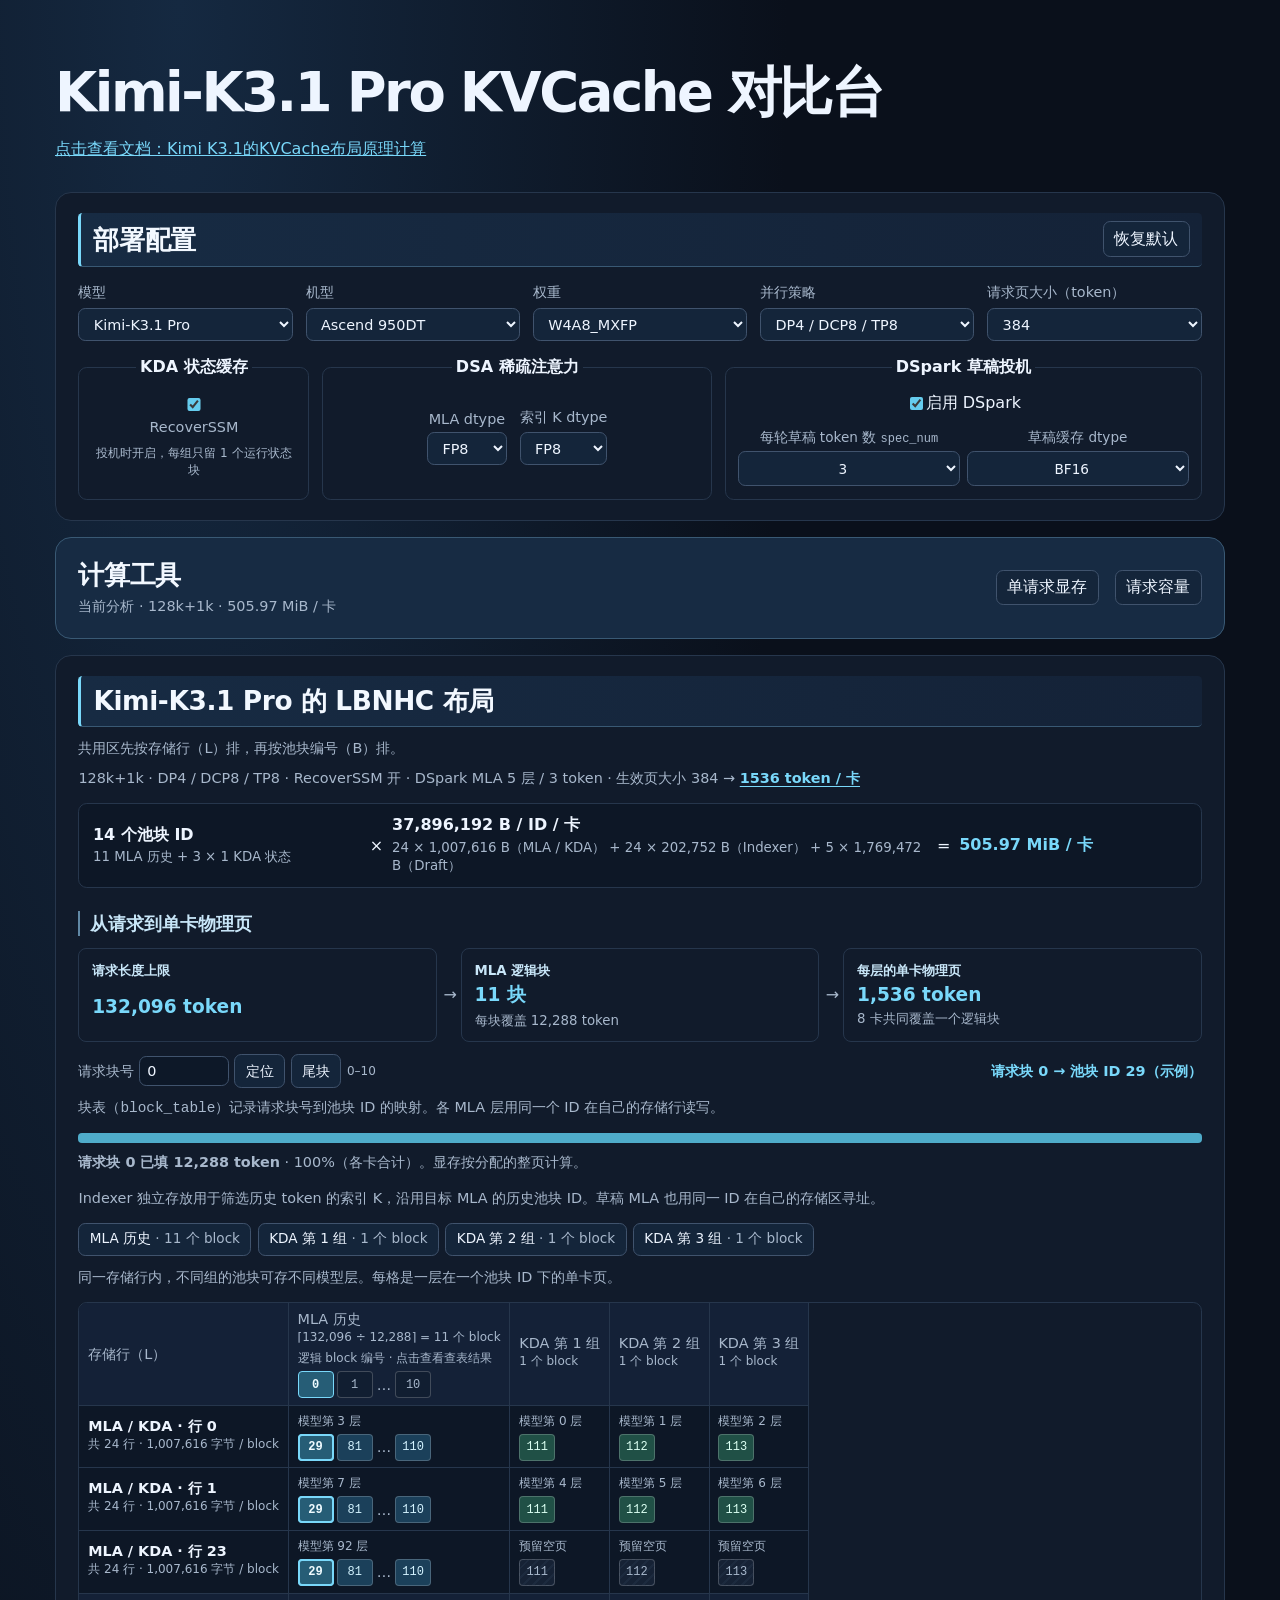
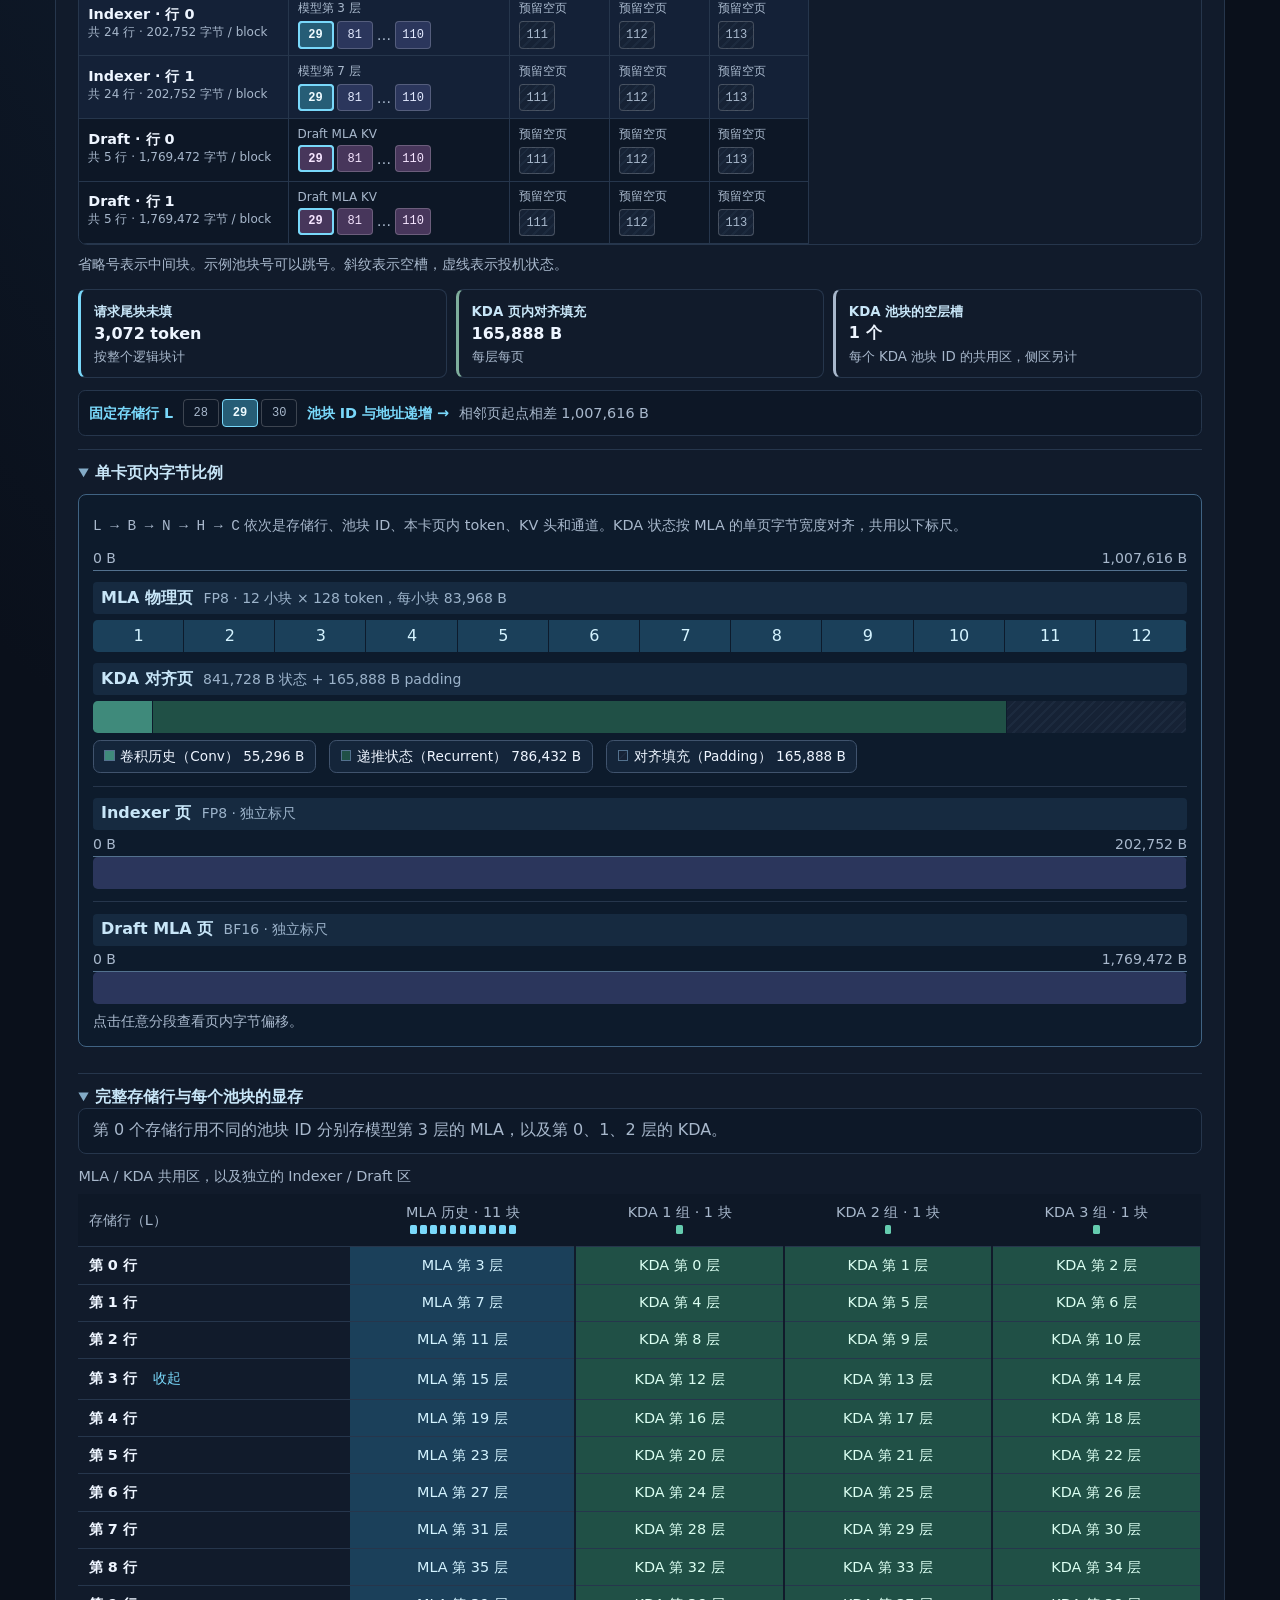
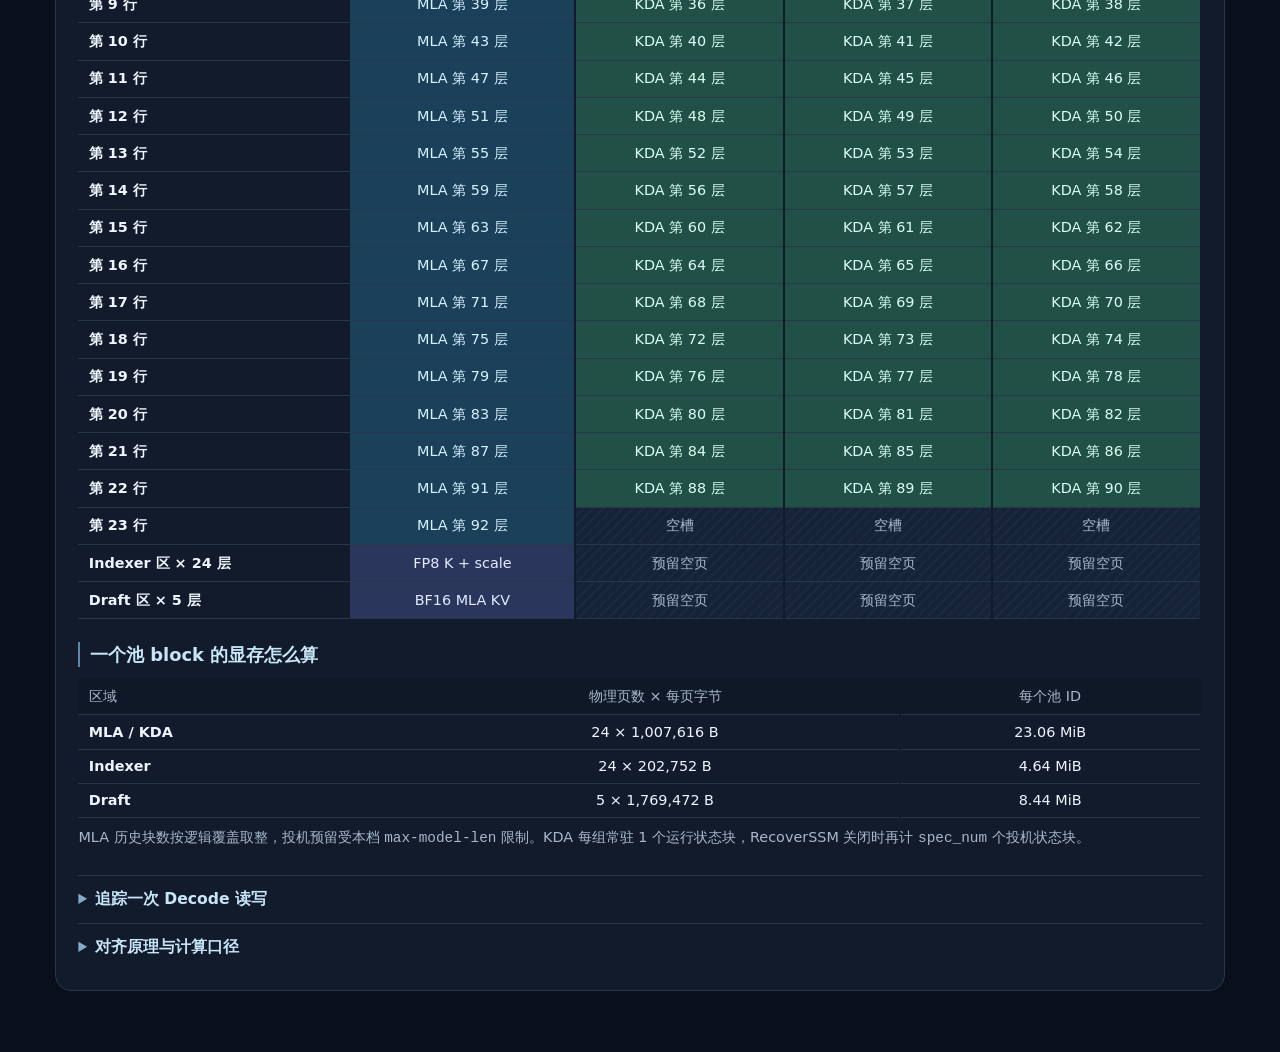
<file: index.html>
<!doctype html>
<html lang="zh-CN">
<meta charset="utf-8">
<meta name="viewport" content="width=device-width, initial-scale=1">
<title>Kimi-K3.1 Pro KVCache 对比台</title>
<link rel="stylesheet" href="style.css?v=38">
<main class="comparison-page">
  <header>
    <h1 id="page-title">Kimi-K3.1 Pro KVCache 对比台</h1>
    <a href="lbnhc.html">点击查看文档：Kimi K3.1的KVCache布局原理计算</a>
  </header>

  <section aria-labelledby="settings-title">
    <div class="settings-heading"><h2 id="settings-title">部署配置</h2><button id="reset" type="button">恢复默认</button></div>
    <div class="settings">
      <label>模型<select id="model"><option value="k31">Kimi-K3.1 Pro</option><option value="k3">Kimi-K3</option></select></label>
      <label>机型<select id="hardware"><option value="a5">Ascend 950DT</option><option value="a3">Atlas 800I A3</option></select></label>
      <label>权重<select id="weight"><option>W4A8_MXFP</option></select></label>
      <label>并行策略<select id="scenario"><option value="8">DP4 / DCP8 / TP8</option><option value="1">DP4 / TP8</option><option value="custom">自定义</option></select></label>
      <div class="block-setting">
        <label for="block-size" title="--block-size">请求页大小（token）<select id="block-size"><option selected>384</option><option>768</option><option>1536</option><option value="custom">自定义</option></select></label>
        <label id="custom-block-field" hidden>自定义页大小（token）<input id="custom-block-size" type="number" min="128" max="1048576" step="128" inputmode="numeric" placeholder="填写 128 的倍数"></label>
      </div>
    </div>
    <fieldset id="custom-parallel" class="custom-parallel" hidden>
      <legend>自定义并行策略</legend>
      <div class="custom-parallel-fields">
        <label>实例机数<select id="custom-nodes"><option value="auto">自动（4–8 机）</option></select></label>
        <label>DP<input id="custom-dp" type="number" min="1" step="1" inputmode="numeric" placeholder="填写 DP"></label>
        <label>TP<select id="custom-tp"></select></label>
        <label>DCP<select id="custom-dcp" aria-describedby="custom-parallel-help"></select></label>
      </div>
      <p class="caption" id="custom-parallel-help">实例卡数按 DP × TP 计算，DCP 复用 TP rank。DCP 须整除 TP，选 1 表示关闭。</p>
      <p id="custom-parallel-size" class="caption" hidden></p>
      <div class="custom-actions">
        <button type="button" id="copy-preset-topology">从预设填入</button>
        <button type="button" id="copy-parallel-link" disabled>复制配置链接</button>
        <span id="parallel-link-status" role="status"></span>
      </div>
      <label id="parallel-link-fallback" hidden>配置链接<input type="url" id="parallel-link-url" readonly></label>
    </fieldset>
    <div class="option-groups">
      <fieldset><legend>KDA 状态缓存</legend><div class="option-fields">
        <label class="option-toggle"><input type="checkbox" id="recover" aria-describedby="recover-help" checked> RecoverSSM</label>
        <small class="option-help" id="recover-help">投机时开启，每组只留 1 个运行状态块</small>
      </div></fieldset>
      <fieldset><legend id="attention-options-title">DSA</legend><div class="option-fields">
        <label>MLA dtype<select id="mla-dtype"></select></label>
        <label id="index-dtype-field">索引 K dtype<select id="index-dtype"></select></label>
      </div></fieldset>
      <fieldset class="draft-settings"><legend>DSpark 草稿投机</legend>
        <div class="draft-heading">
          <label class="option-toggle"><input type="checkbox" id="draft" aria-controls="draft-fields" checked> 启用 DSpark</label>
          <span class="draft-format" id="draft-format" hidden>缓存 BF16</span>
        </div>
        <div id="draft-fields">
          <fieldset class="draft-kind" id="draft-kind-field" hidden>
            <legend>草稿模型类型</legend>
            <div class="draft-kind-options">
              <label><input type="radio" name="draft-kind" value="mla" checked><span>MLA</span></label>
              <label><input type="radio" name="draft-kind" value="gqa"><span>GQA</span></label>
            </div>
          </fieldset>
          <div class="draft-parameters">
            <label for="spec"><span>每轮草稿 token 数 <code>spec_num</code></span><select id="spec"><option>1</option><option>2</option><option selected>3</option><option>4</option><option>5</option><option>6</option><option>7</option></select></label>
            <label id="mla-draft-layers-field" hidden>草稿模型层数<select id="mla-draft-layers"></select></label>
            <div id="gqa-draft-layers-field" class="draft-static" hidden><span>草稿模型层数</span><span id="gqa-draft-layer-count" class="fixed-value"></span></div>
            <label id="draft-dtype-field">草稿缓存 dtype<select id="draft-dtype"></select></label>
          </div>
          <p id="draft-layout-note" class="draft-note" hidden></p>
        </div>
      </fieldset>
    </div>
    <p class="caption" id="dtype-note" hidden>当前 dtype 搭配的显存按图中的 KVCache 布局计算，实际能否启动仍待验证。</p>
    <p class="caption" id="native-weight-note" hidden>Moonshot 原生档按所选 KV dtype 和 950DT 分组估算。<a href="https://huggingface.co/moonshotai/Kimi-K3.1-Pro">Moonshot 原生权重</a></p>
  </section>

  <section class="tool-launcher" aria-labelledby="tools-title">
    <div><h2 id="tools-title">计算工具</h2><p id="analysis-request" aria-live="polite"></p></div>
    <div class="tool-buttons">
      <button type="button" data-tool="request-memory" aria-haspopup="dialog" aria-controls="request-memory">单请求显存</button>
      <button type="button" data-tool="request-capacity" aria-haspopup="dialog" aria-controls="request-capacity">请求容量</button>
    </div>
  </section>

  <section aria-labelledby="layout-title" id="cache-layout">
    <h2 id="layout-title" tabindex="-1">Kimi-K3.1 Pro 的 LBNHC 布局</h2>
    <p class="caption layout-intro">共用区先按存储行（L）排，再按池块编号（B）排。</p>
    <p id="layout-caption" class="caption" aria-live="polite"></p>
    <p id="layout-scope" class="caption inline-explanation" hidden></p>
    <div id="block-adjustment" class="caption inline-explanation" hidden></div>
    <div id="layout-summary"></div>
    <div id="layout-visual"></div>
    <details class="visual-block-detail" open>
      <summary>完整存储行与每个池块的显存</summary>
      <div id="layout"></div>
    </details>
    <details id="decode-trace">
      <summary>追踪一次 Decode 读写</summary>
      <div id="trace-content"></div>
    </details>
    <details id="k3-method" hidden>
      <summary>Kimi-K3 的对齐原理与计算口径</summary>
      <p>按预设 TP，950DT 页宽为 <code>768 × (512 + 64) × 2 = 884,736 B</code>，A3 为 <code>384 × (512 + 64) × 2 = 442,368 B</code>。A3 的 1M Decode 模板使用 DP4 / DCP16 / TP16，每个逻辑 block 覆盖 6,144 token。关闭 DCP 后，每块覆盖 384 token。KDA 每卡分到 <code>96 ÷ TP</code> 个头。降低 TP 后，如果状态放不进原页，就按请求页大小的最小够用倍数对齐。3 个 KDA 组各占 23 个存储行，组间 block ID 互斥。</p>
      <p>950DT 默认使用 Inferact Block5 的 3 层 MLA Draft。A3 默认使用 Eco-Tech 的 5 层 MLA Draft、DSpark 7 token。另一层数档用相同规则做容量对照。MLA Draft 行接在 24 个目标 MLA 行之后，共用历史 block ID。GQA Draft 以 RadixArk 的 5 层配置推算，使用独立 block ID，占整池前 5 行。</p>
      <p>按单请求稳态 Decode、各档用满 token 预算、无前缀复用估算。A3 的 DCP 关闭拓扑对应 256K 模板，更长请求只做容量对照。GQA Draft 有 16 个 KV 头。TP ≤ 16 时自定义只支持 DCP1，TP32 可选 DCP1 或 DCP2。TP1/2 时 GQA 单页比 MLA 页宽，超出现有共用页估算范围。权重、图内存及 RecoverSSM records 另计。<a href="https://github.com/Dawn952/vllm-ascend/blob/6fcafe90e9fe4091685935d162a7a3869aa204ee/vllm_ascend/platform.py#L1971-L2040">Ascend 草稿并行校验</a></p>
      <p class="sources"><a href="https://docs.vllm.ai/projects/ascend/en/main/tutorials/models/Kimi-K3.html#53-long-context-and-1m-pd-separation-deployment">Kimi-K3 1M Decode 模板</a><a href="https://modelscope.cn/models/Eco-Tech/Kimi-K3-DSpark-MLA-NPU">A3 MLA Draft 权重</a><a href="https://huggingface.co/Inferact/Kimi-K3-DSpark-Block5/blob/a202601f9043e965516e3965d02322a1b8f10310/config.json">950DT MLA Draft 配置</a><a href="https://huggingface.co/RadixArk/Kimi-K3-DSpark/blob/9c4b2577dacb572ce88e8aad4357dffb4f6c9796/config.json">GQA Draft 配置</a><a href="https://github.com/vllm-project/vllm/blob/main/vllm/models/kimi_k3/nvidia/gqa_draft.py#L30-L69">上游 GQA 分组</a></p>
    </details>
    <details id="k31-method">
      <summary>对齐原理与计算口径</summary>
      <p><strong>地址顺序。</strong> <code>L → B → N → H → C</code> 分别对应存储行（物理层槽）、池内 block ID、本卡页内 token、存储的 KV head 和打包后的通道。MLA / KDA 共用区里，同一存储行的 block 连续，<code>offset(L,B) = L × 池总 block 数 × 主 MLA 页字节 + B × 主 MLA 页字节</code>。图中只展示当前请求占用的块。分配器用整个池的 block 数计算相邻存储行的间距。</p>
      <p><strong>页与 ID。</strong> KDA 沿用 MLA 页的步长。三组 KDA 各自有 block table，使用互斥的池 ID，同一组的 23 层使用相同的一串 ID。Indexer 和 draft 有独立的物理区域及页宽，也按池 ID 寻址。</p>
      <p><strong>先选 token 块，再算物理页。</strong> 量化 MLA 按 576 B/token 选块，按 656 B/token 打包。BF16 MLA 的两个步骤都按 1152 B/token 计算。Indexer 的 INT8、FP8、BF16 分别用 130、132、256 B/token。DCP 逻辑覆盖等于生效 block size × DCP。KDA 的 96 个头按 TP 切分，TP8 每卡 12 个，TP16 每卡 6 个。</p>
      <p><code>spec_num</code> 对应 vLLM 的 <code>num_speculative_tokens</code>。Draft BF16 使用 1152 B/token。Draft C8 是按 576 B/token 的容量估算，静态 scale 另计，算子可用性和部署未验证。<a href="https://dawn952.github.io/kimi-k31-a5-analysis/">A5 Atlas 的 DSpark C8 容量口径</a></p>
      <p>按独享请求、无前缀复用计算。每档以输入与输出长度之和设置 <code>max-model-len</code>，<code>1M</code> 档使用 <code>(1M−1k)+1k</code>。<code>allocate_slots</code> 先将主模型 token 和 lookahead 的和截断到模型上限，再由 Full Attention manager 按 DCP 逻辑块取整。因此用满本档预算时，lookahead 不会跨过模型上限占用新块。</p>
      <p><code>MambaManager</code> 在 align 模式按主模型进度管理 KDA 状态。单请求的稳态 Decode 每组保留 1 个运行状态块，RecoverSSM 关闭时再加投机状态块。跨块切换时旧块暂留，后续由 <code>remove_skipped_blocks</code> 释放。跨块重叠、额外 Prefill checkpoint、历史驻留、全池 null ID、权重、图内存和 RecoverSSM records 另计。</p>
      <h3>默认场景的证据</h3>
      <div class="scroll"><table class="pool-map"><thead><tr><th scope="col">Decode 配置</th><th scope="col">生效页 / 模板 interleave</th><th scope="col">每池 ID / 卡</th><th scope="col">证据范围</th></tr></thead><tbody>
      <tr><th scope="row">950DT · DP4 / DCP8 / TP8</th><td>1536 / 1536 token</td><td>37,896,192 B</td><td>历史页几何，单请求占用按源码推算</td></tr>
      <tr><th scope="row">A3 · DP4 / DCP16 / TP16</th><td>768 / 768 token</td><td>18,911,232 B</td><td>公开模板与 paired 布局的 CPU 字节复核</td></tr>
      </tbody></table></div>
      <p>950DT 历史日志的传入 block size 和 interleave 均为 768，启动后单卡页生效为 1536，记录的 cache group token 粒度为 <code>(12288, 1536, 1536, 1536)</code>。本站默认采用公开模板的 <code>1536 / 1536</code>，引用历史日志核对页几何。其他页几何及无 DCP 场景按源码推算，启动时仍需校验 interleave。</p>
      <p>A3 采用公开 1M Decode 模板和 W4A8 权重，默认关闭可选的 RecoverSSM。历史 A3 的 packed 布局运行与本站的 paired 布局不同。现有证据支持 A3 的页字节计算，单请求实际持有量及 RecoverSSM 对照仍是推算。</p>
      <p>950DT 的 Moonshot 原生档采用 <code>moonshotai/Kimi-K3.1-Pro</code> 的 MXFP4 checkpoint。其打包格式为 <code>mxfp4-pack-quantized</code>，官方 950DT 模板使用 Ascend 发布的 W4A8_MXFP 权重。原生档按显式指定的相同 KV dtype 和布局推算，加载及总 HBM 待验证。<a href="https://huggingface.co/moonshotai/Kimi-K3.1-Pro/blob/main/config.json">原生权重配置</a> · <a href="https://docs.vllm.ai/projects/ascend/en/main/tutorials/models/Kimi-K3.1-Pro.html">950DT 部署模板</a></p>
      <p class="sources"><a href="https://github.com/Dawn952/kimi-k31-a5-analysis/blob/main/data/memory-dcp-evidence.json">950DT 历史启动摘要</a><a href="https://github.com/vllm-project/vllm/blob/4ba787ec9959e566d3b587a796dff07673324da5/vllm/v1/core/kv_cache_manager.py#L550-L580">请求分配与上限</a><a href="https://github.com/vllm-project/vllm/blob/4ba787ec9959e566d3b587a796dff07673324da5/vllm/v1/core/single_type_kv_cache_manager.py#L1810-L1878">KDA 状态复用</a><a href="https://github.com/vllm-project/vllm/blob/4ba787ec9959e566d3b587a796dff07673324da5/vllm/v1/core/single_type_kv_cache_manager.py#L1629-L1657">KDA 旧块释放</a></p>
      <p class="sources"><a href="https://dawn952.github.io/kimi-k31-a5-analysis/">A5 Atlas</a><a href="https://docs.vllm.ai/projects/ascend/en/main/tutorials/models/Kimi-K3.1-Pro.html#long-context-and-1m-pd-separation-deployment">A3 1M 部署模板</a><a href="https://www.modelscope.cn/models/Eco-Tech/Kimi-K3.1-Pro-w4a8">A3 W4A8 权重</a><a href="https://github.com/vllm-project/vllm/blob/4ba787ec9959e566d3b587a796dff07673324da5/vllm/platforms/interface.py#L1066-L1128">vLLM 选块</a><a href="https://github.com/Dawn952/vllm-ascend/blob/3634a7eae94897d1a7b14d00807323e5af6b4a04/vllm_ascend/platform.py#L456-L489">Ascend 页对齐</a><a href="https://github.com/Dawn952/vllm-ascend/blob/3634a7eae94897d1a7b14d00807323e5af6b4a04/vllm_ascend/models/kimi_k3/paired_sfa_cache.py">物理页和步长</a><a href="https://github.com/Dawn952/vllm-ascend/blob/3634a7eae94897d1a7b14d00807323e5af6b4a04/vllm_ascend/attention/sfa_v1.py#L412-L414">SFA kernel 小块</a><a href="https://github.com/Dawn952/vllm-ascend/blob/3634a7eae94897d1a7b14d00807323e5af6b4a04/vllm_ascend/models/kimi_k3/cache_config.py">KDA 分组源码</a><a href="https://github.com/vllm-project/vllm-ascend/pull/21549">RecoverSSM</a></p>
    </details>
  </section>
</main>
<dialog id="request-memory" class="tool-dialog" aria-labelledby="results-title">
  <div class="dialog-head">
    <div><h2 id="results-title">单请求 · 单卡显存</h2><p class="caption tool-context"></p></div>
    <form method="dialog"><button autofocus>关闭</button></form>
  </div>
  <p class="caption" id="results-scope">按稳态 Decode 和输入＋输出上限估算。<span id="results-evidence"></span></p>
  <p class="caption" id="custom-scenario-note" role="status" hidden>自定义并行策略待配置。</p>
  <div class="scroll"><table class="results-table" id="results" role="table" aria-describedby="results-scope">
    <thead role="rowgroup"><tr role="row"><th scope="col" role="columnheader">max-model-len</th><th scope="col" role="columnheader">估算显存</th></tr></thead>
    <tbody role="rowgroup"></tbody>
  </table></div>
  <div class="request-controls">
    <details id="custom-request">
      <summary>自定义请求长度</summary>
      <div class="request-fields">
        <label>请求总长度（token）<input id="custom-length" type="number" min="1" max="1048576" step="1" inputmode="numeric" placeholder="填写 token"></label>
        <label>输出长度（token）<input id="custom-generation" type="number" min="0" max="1048576" step="1" inputmode="numeric" value="0"></label>
      </div>
      <p class="caption" id="custom-request-note" role="status" hidden></p>
    </details>
  </div>
  <button type="button" class="tool-layout-link">查看当前请求的布局</button>
</dialog>

<dialog id="request-capacity" class="tool-dialog" aria-labelledby="capacity-title">
  <div class="dialog-head">
    <div><h2 id="capacity-title">请求容量</h2><p class="caption tool-context"></p></div>
    <form method="dialog"><button autofocus>关闭</button></form>
  </div>
  <div class="request-fields"><label>请求长度<select id="capacity-length"></select></label></div>
  <div class="request-controls"></div>
  <div class="request-fields capacity-fields">
    <label>可用 KVCache / 卡（GiB）<input id="cache-budget" type="number" min="0" step="any" inputmode="decimal" placeholder="填写 GiB"></label>
    <label>输入中相同的前缀比例（%）<input id="prefix-percent" type="number" min="0" max="100" step="any" inputmode="decimal" value="100"></label>
    <label>不同前缀个数 / DP 副本<input id="prefix-count" type="number" min="1" step="1" inputmode="numeric" value="1"></label>
  </div>
  <div id="capacity-result" aria-live="polite"></div>
  <details><summary>前缀复用与估算口径</summary>
    <p>比例以当前长度档的输入 token 为基数，输出长度单独计。只有完整逻辑块可共享，并保留最后一个输入 token 的计算位置。各 DP 副本使用各自的 KVCache。</p>
    <p>每个有请求的前缀计一份共享历史块。每条请求分别计未共享历史、KDA 状态和独立 GQA Draft 块。按稳态驻留估算，调度上限、其他请求的缓存、临时重叠和碎片另计。<a href="https://docs.vllm.ai/en/v0.24.0/api/vllm/v1/core/kv_cache_manager/">vLLM 前缀命中规则</a></p>
  </details>
  <button type="button" class="tool-layout-link">查看当前请求的布局</button>
</dialog>

<dialog id="detail" aria-labelledby="detail-title">
  <div class="dialog-head"><div><h2 id="detail-title">占用明细</h2><p id="detail-caption" class="caption"></p></div><form method="dialog"><button>关闭</button></form></div>
  <div id="detail-rows"></div>
</dialog>
<script src="model.js?v=24" defer></script>
<script src="app.js?v=41" defer></script>
</html>
</file>
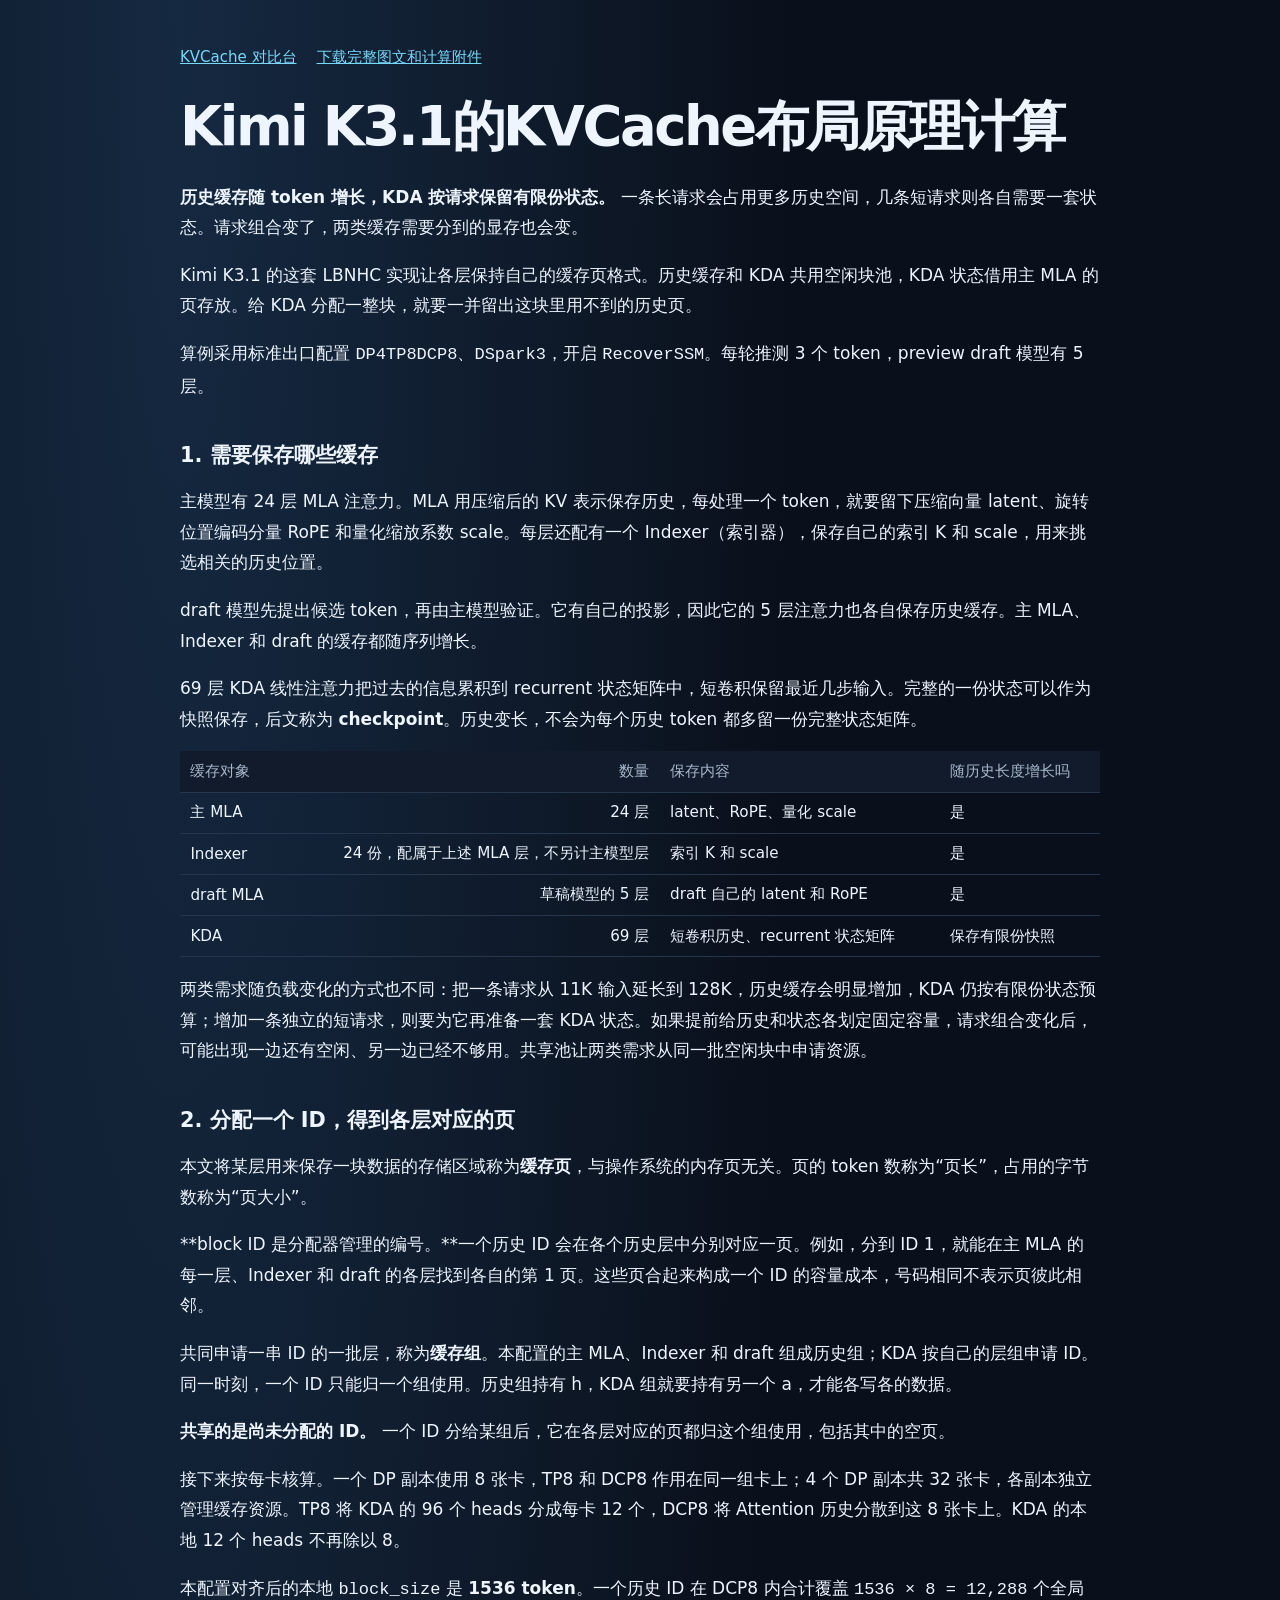
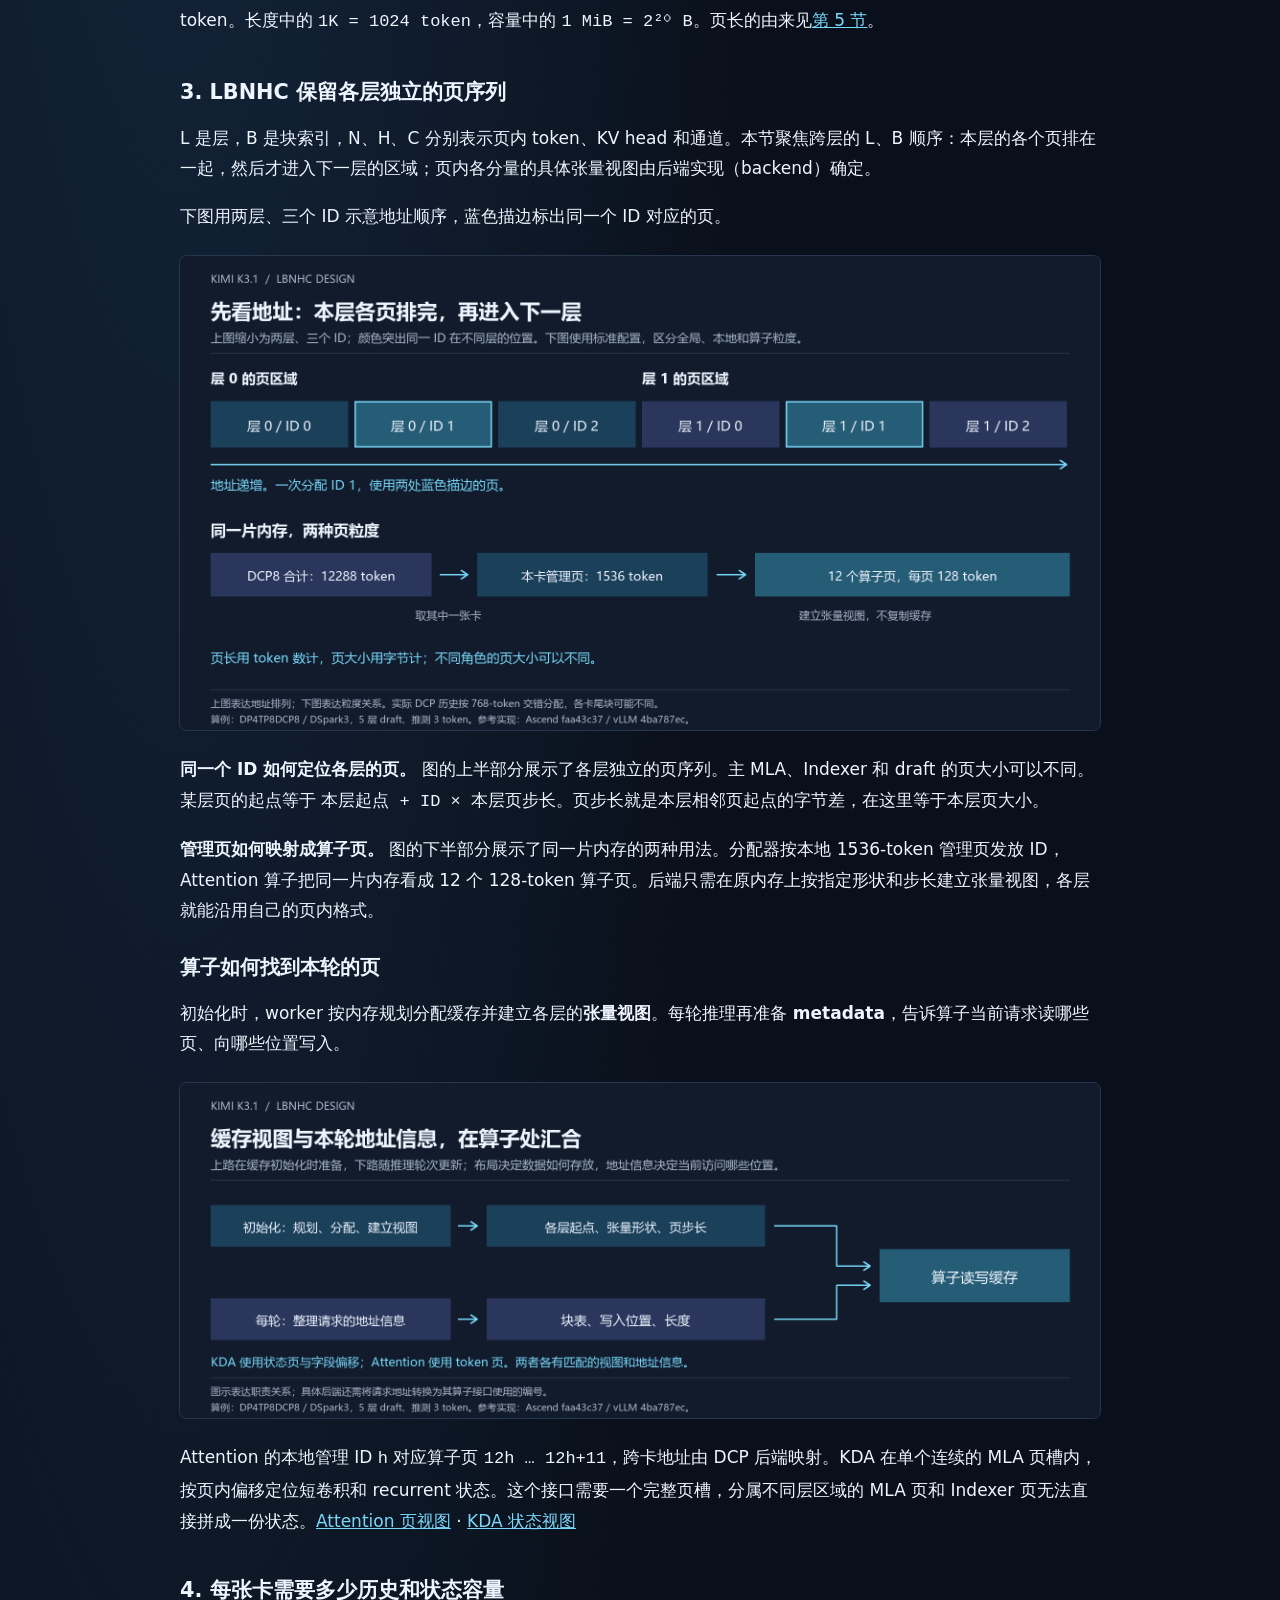
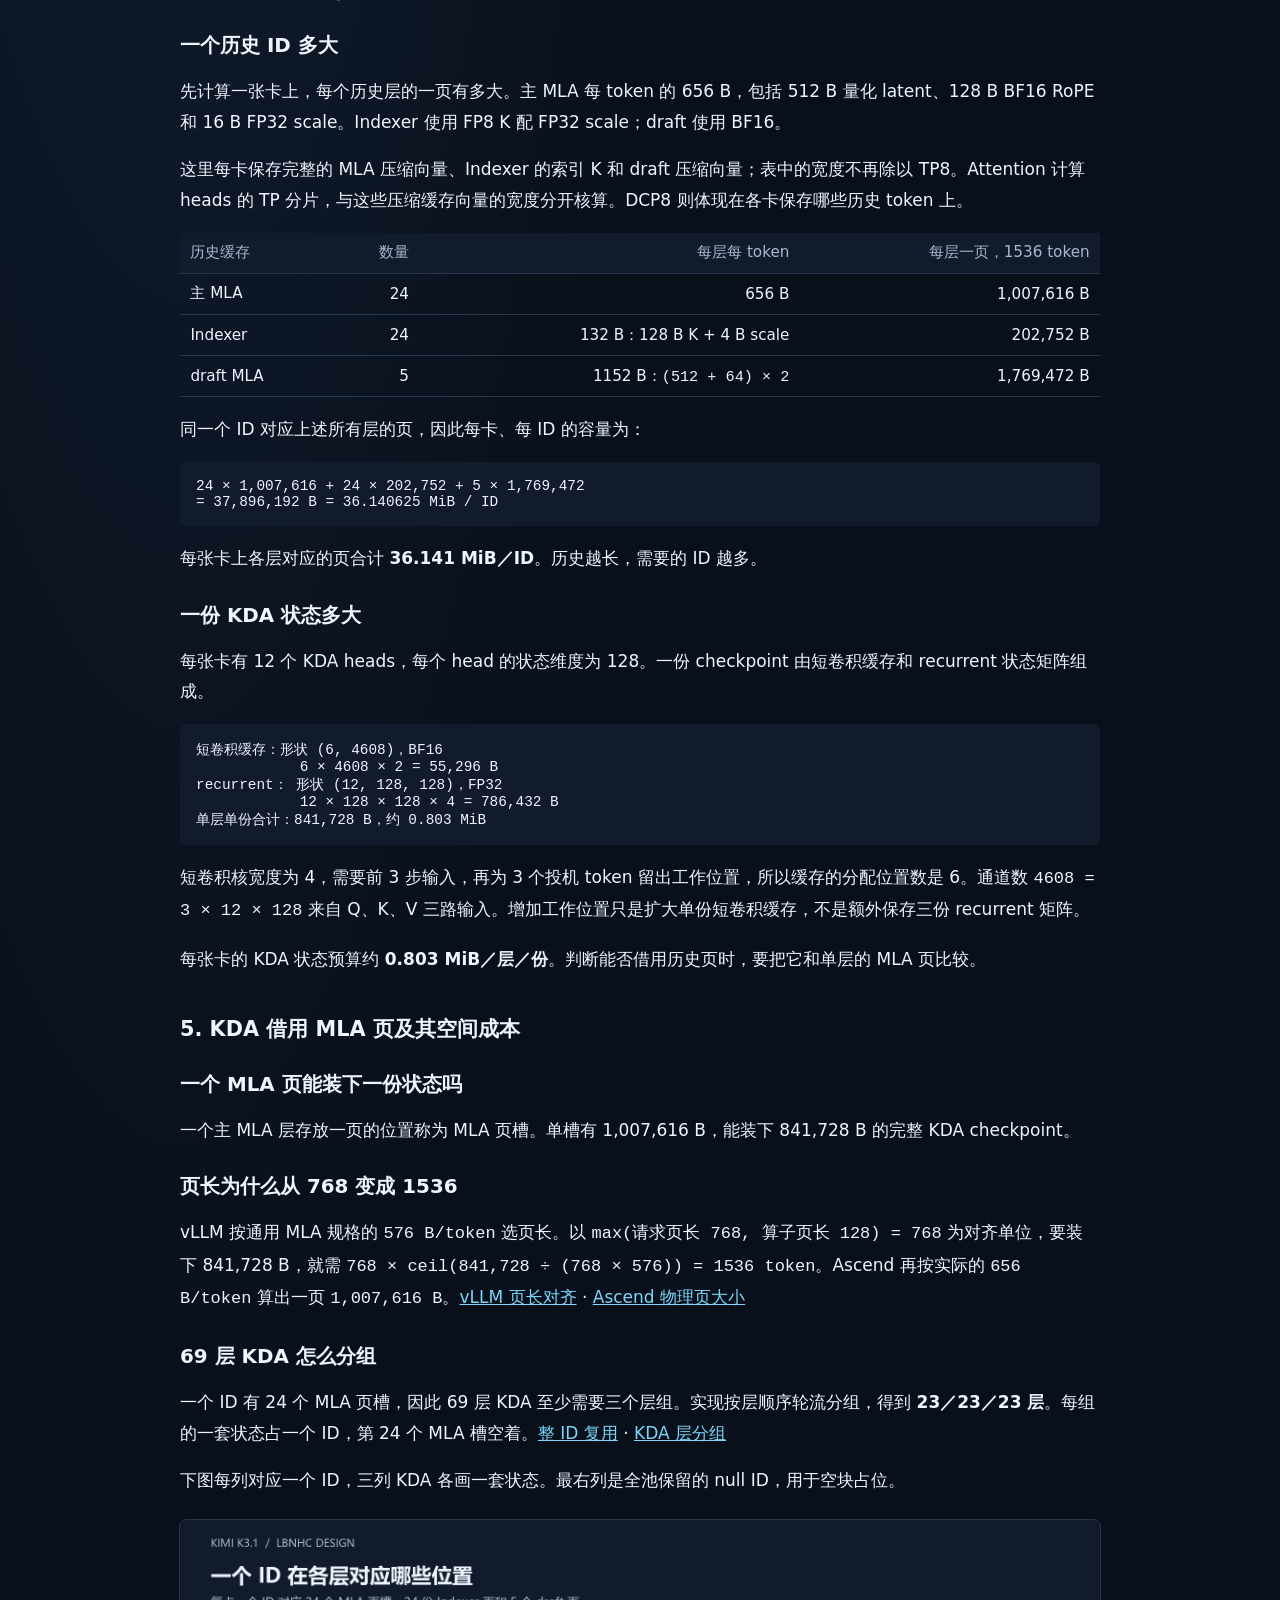
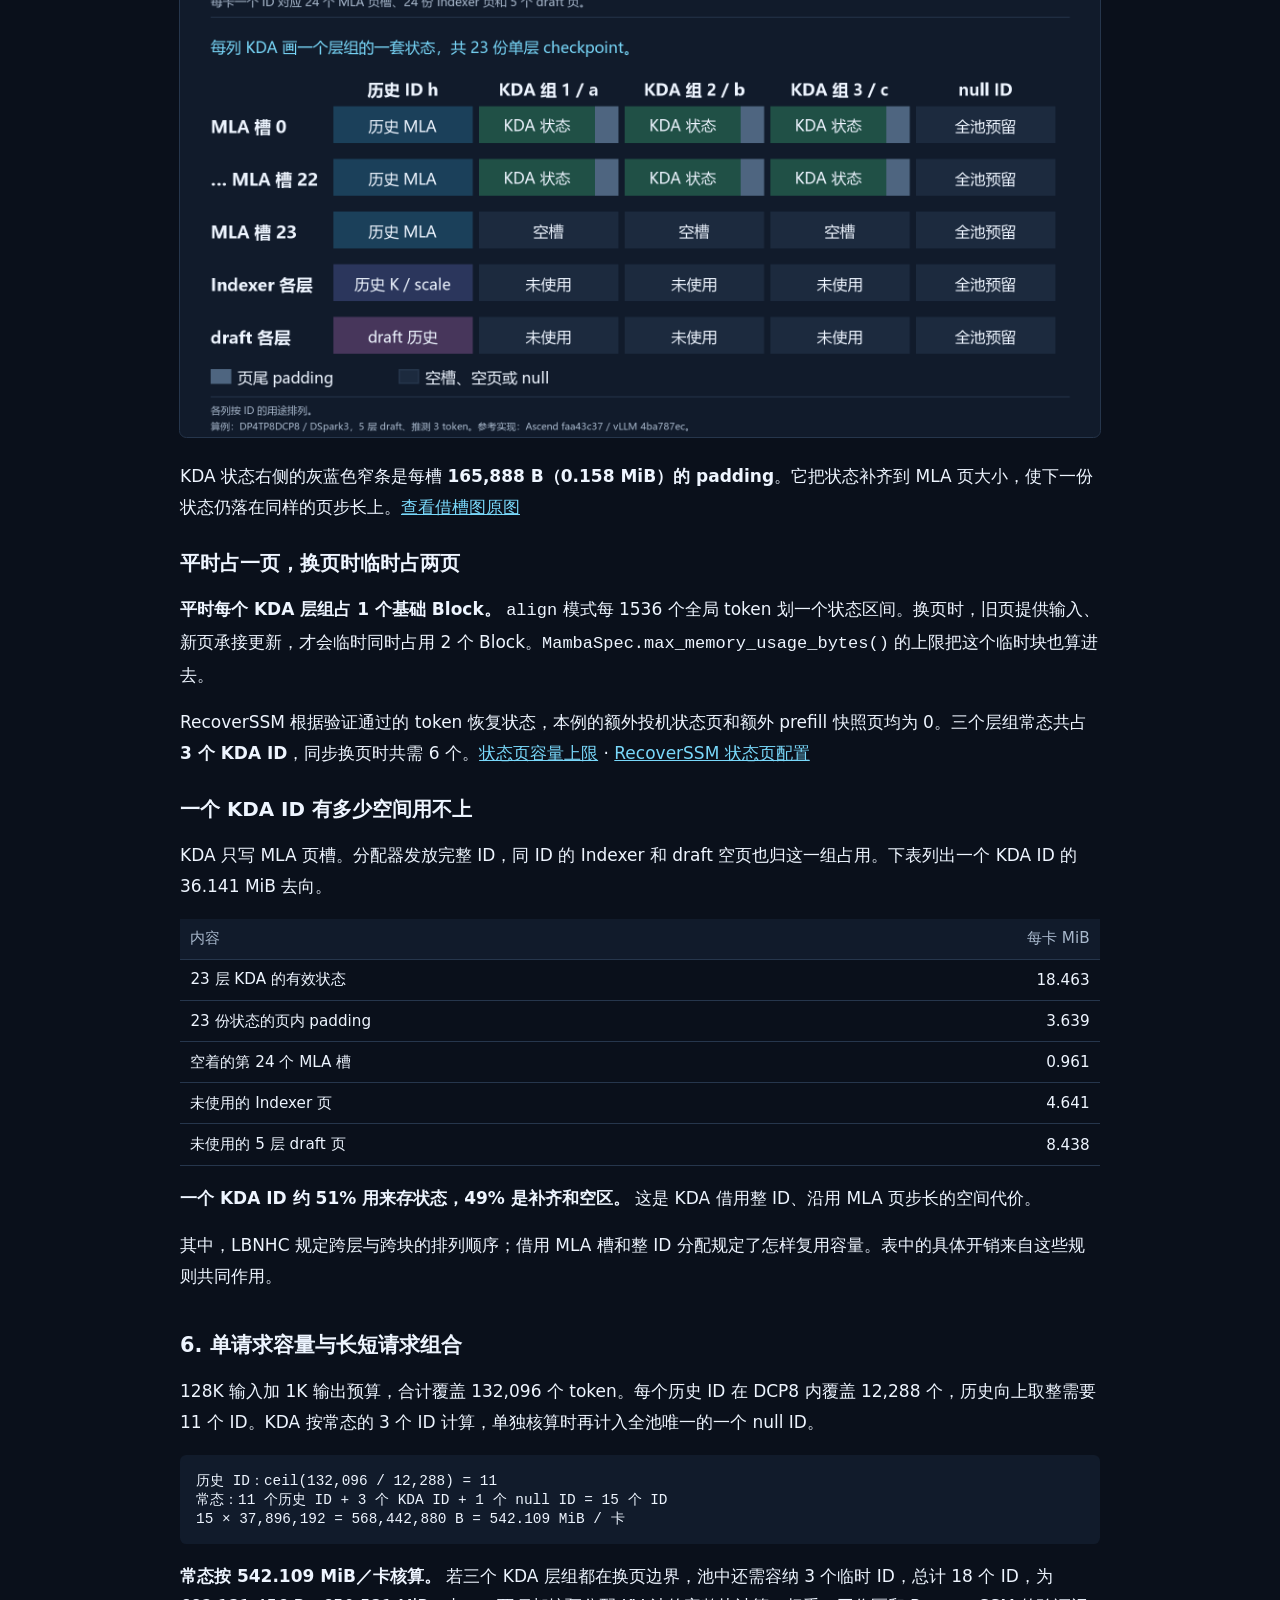
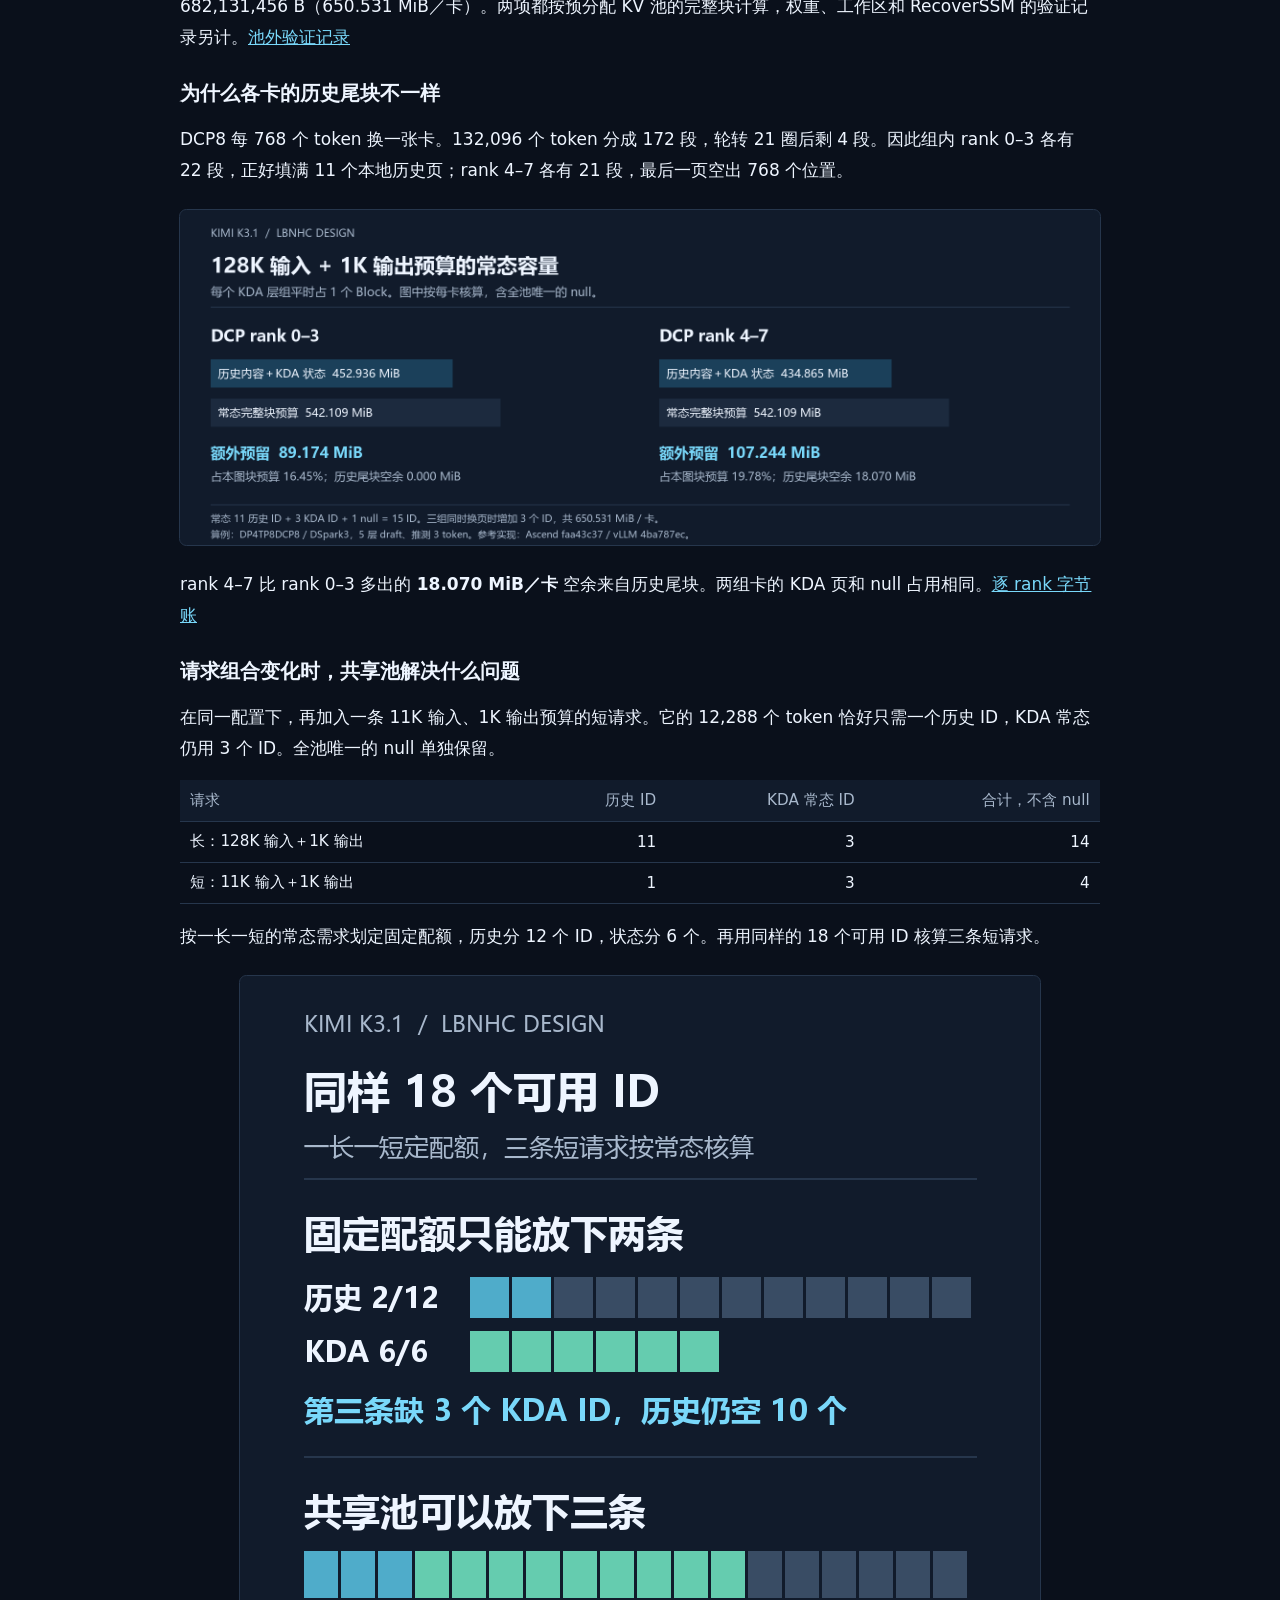
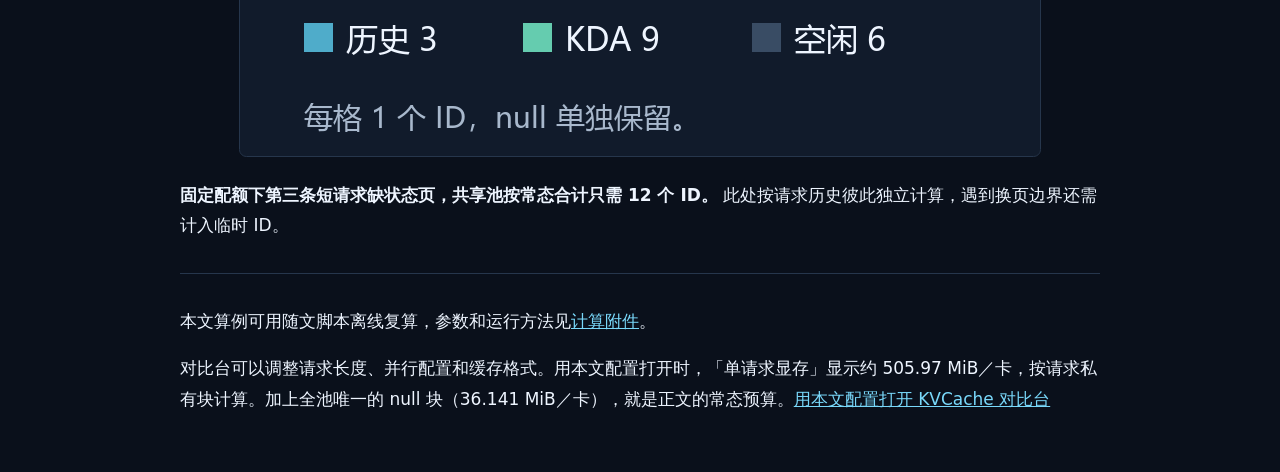
<file: lbnhc.html>
<!doctype html>
<html lang="zh-CN">
<head>
  <meta charset="utf-8">
  <meta name="viewport" content="width=device-width, initial-scale=1">
  <meta name="description" content="Kimi K3.1 的历史与 KDA 状态缓存如何共用空闲块池，以及页槽复用的空间成本。">
  <title>Kimi K3.1的KVCache布局原理计算 · KVCache 对比台</title>
  <link rel="stylesheet" href="style.css?v=36">
  <link rel="stylesheet" href="lbnhc-design/article.css?v=e03c120b27f4">
</head>
<body>
<main class="design-page">
  <nav class="design-nav" aria-label="KVCache 对比台">
    <a href="index.html">KVCache 对比台</a>
    <a href="lbnhc-design/lbnhc-public.zip?v=ff809c23c1a0">下载完整图文和计算附件</a>
  </nav>
  <article>
<h1 id="kimi-k31-的-lbnhc-缓存布局">Kimi K3.1的KVCache布局原理计算</h1>
<p><strong>历史缓存随 token 增长，KDA 按请求保留有限份状态。</strong> 一条长请求会占用更多历史空间，几条短请求则各自需要一套状态。请求组合变了，两类缓存需要分到的显存也会变。</p>
<p>Kimi K3.1 的这套 LBNHC 实现让各层保持自己的缓存页格式。历史缓存和 KDA 共用空闲块池，KDA 状态借用主 MLA 的页存放。给 KDA 分配一整块，就要一并留出这块里用不到的历史页。</p>
<p>算例采用标准出口配置 <code>DP4TP8DCP8</code>、<code>DSpark3</code>，开启 <code>RecoverSSM</code>。每轮推测 3 个 token，preview draft 模型有 5 层。</p>
<h2 id="1-需要保存哪些缓存">1. 需要保存哪些缓存</h2>
<p>主模型有 24 层 MLA 注意力。MLA 用压缩后的 KV 表示保存历史，每处理一个 token，就要留下压缩向量 latent、旋转位置编码分量 RoPE 和量化缩放系数 scale。每层还配有一个 Indexer（索引器），保存自己的索引 K 和 scale，用来挑选相关的历史位置。</p>
<p>draft 模型先提出候选 token，再由主模型验证。它有自己的投影，因此它的 5 层注意力也各自保存历史缓存。主 MLA、Indexer 和 draft 的缓存都随序列增长。</p>
<p>69 层 KDA 线性注意力把过去的信息累积到 recurrent 状态矩阵中，短卷积保留最近几步输入。完整的一份状态可以作为快照保存，后文称为 <strong>checkpoint</strong>。历史变长，不会为每个历史 token 都多留一份完整状态矩阵。</p>
<div class="article-table"><table>
<thead>
<tr>
<th>缓存对象</th>
<th style="text-align:right">数量</th>
<th>保存内容</th>
<th>随历史长度增长吗</th>
</tr>
</thead>
<tbody>
<tr>
<td>主 MLA</td>
<td style="text-align:right">24 层</td>
<td>latent、RoPE、量化 scale</td>
<td>是</td>
</tr>
<tr>
<td>Indexer</td>
<td style="text-align:right">24 份，配属于上述 MLA 层，不另计主模型层</td>
<td>索引 K 和 scale</td>
<td>是</td>
</tr>
<tr>
<td>draft MLA</td>
<td style="text-align:right">草稿模型的 5 层</td>
<td>draft 自己的 latent 和 RoPE</td>
<td>是</td>
</tr>
<tr>
<td>KDA</td>
<td style="text-align:right">69 层</td>
<td>短卷积历史、recurrent 状态矩阵</td>
<td>保存有限份快照</td>
</tr>
</tbody>
</table></div>
<p>两类需求随负载变化的方式也不同：把一条请求从 11K 输入延长到 128K，历史缓存会明显增加，KDA 仍按有限份状态预算；增加一条独立的短请求，则要为它再准备一套 KDA 状态。如果提前给历史和状态各划定固定容量，请求组合变化后，可能出现一边还有空闲、另一边已经不够用。共享池让两类需求从同一批空闲块中申请资源。</p>
<h2 id="2-分配一个-id得到各层对应的页">2. 分配一个 ID，得到各层对应的页</h2>
<p>本文将某层用来保存一块数据的存储区域称为<strong>缓存页</strong>，与操作系统的内存页无关。页的 token 数称为“页长”，占用的字节数称为“页大小”。</p>
<p>**block ID 是分配器管理的编号。**一个历史 ID 会在各个历史层中分别对应一页。例如，分到 ID 1，就能在主 MLA 的每一层、Indexer 和 draft 的各层找到各自的第 1 页。这些页合起来构成一个 ID 的容量成本，号码相同不表示页彼此相邻。</p>
<p>共同申请一串 ID 的一批层，称为<strong>缓存组</strong>。本配置的主 MLA、Indexer 和 draft 组成历史组；KDA 按自己的层组申请 ID。同一时刻，一个 ID 只能归一个组使用。历史组持有 h，KDA 组就要持有另一个 a，才能各写各的数据。</p>
<p><strong>共享的是尚未分配的 ID。</strong> 一个 ID 分给某组后，它在各层对应的页都归这个组使用，包括其中的空页。</p>
<p>接下来按每卡核算。一个 DP 副本使用 8 张卡，TP8 和 DCP8 作用在同一组卡上；4 个 DP 副本共 32 张卡，各副本独立管理缓存资源。TP8 将 KDA 的 96 个 heads 分成每卡 12 个，DCP8 将 Attention 历史分散到这 8 张卡上。KDA 的本地 12 个 heads 不再除以 8。</p>
<p>本配置对齐后的本地 <code>block_size</code> 是 <strong>1536 token</strong>。一个历史 ID 在 DCP8 内合计覆盖 <code>1536 × 8 = 12,288</code> 个全局 token。长度中的 <code>1K = 1024 token</code>，容量中的 <code>1 MiB = 2²⁰ B</code>。页长的由来见<a href="#%E9%A1%B5%E9%95%BF%E4%B8%BA%E4%BB%80%E4%B9%88%E4%BB%8E-768-%E5%8F%98%E6%88%90-1536">第 5 节</a>。</p>
<h2 id="3-lbnhc-保留各层独立的页序列">3. LBNHC 保留各层独立的页序列</h2>
<p>L 是层，B 是块索引，N、H、C 分别表示页内 token、KV head 和通道。本节聚焦跨层的 L、B 顺序：本层的各个页排在一起，然后才进入下一层的区域；页内各分量的具体张量视图由后端实现（backend）确定。</p>
<p>下图用两层、三个 ID 示意地址顺序，蓝色描边标出同一个 ID 对应的页。</p>
<p><img src="lbnhc-design/assets/lbnhc-addressing.png?v=e03c120b27f4" alt="LBNHC 地址排列及本地管理页与算子页的关系" /></p>
<p><strong>同一个 ID 如何定位各层的页。</strong> 图的上半部分展示了各层独立的页序列。主 MLA、Indexer 和 draft 的页大小可以不同。某层页的起点等于 <code>本层起点 + ID × 本层页步长</code>。页步长就是本层相邻页起点的字节差，在这里等于本层页大小。</p>
<p><strong>管理页如何映射成算子页。</strong> 图的下半部分展示了同一片内存的两种用法。分配器按本地 1536-token 管理页发放 ID，Attention 算子把同一片内存看成 12 个 128-token 算子页。后端只需在原内存上按指定形状和步长建立张量视图，各层就能沿用自己的页内格式。</p>
<h3 id="算子如何找到本轮的页">算子如何找到本轮的页</h3>
<p>初始化时，worker 按内存规划分配缓存并建立各层的<strong>张量视图</strong>。每轮推理再准备 <strong>metadata</strong>，告诉算子当前请求读哪些页、向哪些位置写入。</p>
<p><img src="lbnhc-design/assets/lbnhc-runtime.png?v=e03c120b27f4" alt="初始化准备缓存视图，每轮准备请求地址信息，两者在算子处汇合" /></p>
<p>Attention 的本地管理 ID <code>h</code> 对应算子页 <code>12h … 12h+11</code>，跨卡地址由 DCP 后端映射。KDA 在单个连续的 MLA 页槽内，按页内偏移定位短卷积和 recurrent 状态。这个接口需要一个完整页槽，分属不同层区域的 MLA 页和 Indexer 页无法直接拼成一份状态。<a href="https://github.com/vllm-project/vllm-ascend/blob/faa43c37df0fc67e63ed9775cb86693c3735a389/vllm_ascend/attention/sfa_v1.py#L156">Attention 页视图</a> · <a href="https://github.com/vllm-project/vllm-ascend/blob/faa43c37df0fc67e63ed9775cb86693c3735a389/vllm_ascend/worker/v2/attn_utils.py#L1674">KDA 状态视图</a></p>
<h2 id="4-每张卡需要多少历史和状态容量">4. 每张卡需要多少历史和状态容量</h2>
<h3 id="一个历史-id-多大">一个历史 ID 多大</h3>
<p>先计算一张卡上，每个历史层的一页有多大。主 MLA 每 token 的 656 B，包括 512 B 量化 latent、128 B BF16 RoPE 和 16 B FP32 scale。Indexer 使用 FP8 K 配 FP32 scale；draft 使用 BF16。</p>
<p>这里每卡保存完整的 MLA 压缩向量、Indexer 的索引 K 和 draft 压缩向量；表中的宽度不再除以 TP8。Attention 计算 heads 的 TP 分片，与这些压缩缓存向量的宽度分开核算。DCP8 则体现在各卡保存哪些历史 token 上。</p>
<div class="article-table"><table>
<thead>
<tr>
<th>历史缓存</th>
<th style="text-align:right">数量</th>
<th style="text-align:right">每层每 token</th>
<th style="text-align:right">每层一页，1536 token</th>
</tr>
</thead>
<tbody>
<tr>
<td>主 MLA</td>
<td style="text-align:right">24</td>
<td style="text-align:right">656 B</td>
<td style="text-align:right">1,007,616 B</td>
</tr>
<tr>
<td>Indexer</td>
<td style="text-align:right">24</td>
<td style="text-align:right">132 B：128 B K + 4 B scale</td>
<td style="text-align:right">202,752 B</td>
</tr>
<tr>
<td>draft MLA</td>
<td style="text-align:right">5</td>
<td style="text-align:right">1152 B：<code>(512 + 64) × 2</code></td>
<td style="text-align:right">1,769,472 B</td>
</tr>
</tbody>
</table></div>
<p>同一个 ID 对应上述所有层的页，因此每卡、每 ID 的容量为：</p>
<pre><code class="language-text">24 × 1,007,616 + 24 × 202,752 + 5 × 1,769,472
= 37,896,192 B = 36.140625 MiB / ID
</code></pre>
<p>每张卡上各层对应的页合计 <strong>36.141 MiB／ID</strong>。历史越长，需要的 ID 越多。</p>
<h3 id="一份-kda-状态多大">一份 KDA 状态多大</h3>
<p>每张卡有 12 个 KDA heads，每个 head 的状态维度为 128。一份 checkpoint 由短卷积缓存和 recurrent 状态矩阵组成。</p>
<pre><code class="language-text">短卷积缓存：形状 (6, 4608)，BF16
            6 × 4608 × 2 = 55,296 B
recurrent： 形状 (12, 128, 128)，FP32
            12 × 128 × 128 × 4 = 786,432 B
单层单份合计：841,728 B，约 0.803 MiB
</code></pre>
<p>短卷积核宽度为 4，需要前 3 步输入，再为 3 个投机 token 留出工作位置，所以缓存的分配位置数是 6。通道数 <code>4608 = 3 × 12 × 128</code> 来自 Q、K、V 三路输入。增加工作位置只是扩大单份短卷积缓存，不是额外保存三份 recurrent 矩阵。</p>
<p>每张卡的 KDA 状态预算约 <strong>0.803 MiB／层／份</strong>。判断能否借用历史页时，要把它和单层的 MLA 页比较。</p>
<h2 id="5-kda-借用-mla-页及其空间成本">5. KDA 借用 MLA 页及其空间成本</h2>
<h3 id="一个-mla-页能装下一份状态吗">一个 MLA 页能装下一份状态吗</h3>
<p>一个主 MLA 层存放一页的位置称为 MLA 页槽。单槽有 1,007,616 B，能装下 841,728 B 的完整 KDA checkpoint。</p>
<h3 id="页长为什么从-768-变成-1536">页长为什么从 768 变成 1536</h3>
<p>vLLM 按通用 MLA 规格的 <code>576 B/token</code> 选页长。以 <code>max(请求页长 768, 算子页长 128) = 768</code> 为对齐单位，要装下 841,728 B，就需 <code>768 × ceil(841,728 ÷ (768 × 576)) = 1536 token</code>。Ascend 再按实际的 <code>656 B/token</code> 算出一页 <code>1,007,616 B</code>。<a href="https://github.com/vllm-project/vllm/blob/4ba787ec9959e566d3b587a796dff07673324da5/vllm/platforms/interface.py#L940">vLLM 页长对齐</a> · <a href="https://github.com/vllm-project/vllm-ascend/blob/faa43c37df0fc67e63ed9775cb86693c3735a389/vllm_ascend/platform.py#L461">Ascend 物理页大小</a></p>
<h3 id="69-层-kda-怎么分组">69 层 KDA 怎么分组</h3>
<p>一个 ID 有 24 个 MLA 页槽，因此 69 层 KDA 至少需要三个层组。实现按层顺序轮流分组，得到 <strong>23／23／23 层</strong>。每组的一套状态占一个 ID，第 24 个 MLA 槽空着。<a href="https://github.com/vllm-project/vllm-ascend/blob/faa43c37df0fc67e63ed9775cb86693c3735a389/vllm_ascend/models/kimi_k3/paired_sfa_cache.py#L169">整 ID 复用</a> · <a href="https://github.com/vllm-project/vllm-ascend/blob/faa43c37df0fc67e63ed9775cb86693c3735a389/vllm_ascend/models/kimi_k3/cache_config.py#L28">KDA 层分组</a></p>
<p>下图每列对应一个 ID，三列 KDA 各画一套状态。最右列是全池保留的 null ID，用于空块占位。</p>
<p><img src="lbnhc-design/assets/lbnhc-layout.png?v=e03c120b27f4" alt="一个 ID 在各层对应的位置：历史、三个 KDA 层组与 null" /></p>
<p>KDA 状态右侧的灰蓝色窄条是每槽 <strong>165,888 B（0.158 MiB）的 padding</strong>。它把状态补齐到 MLA 页大小，使下一份状态仍落在同样的页步长上。<a href="lbnhc-design/assets/lbnhc-layout.svg?v=e03c120b27f4">查看借槽图原图</a></p>
<h3 id="平时占一页换页时临时占两页">平时占一页，换页时临时占两页</h3>
<p><strong>平时每个 KDA 层组占 1 个基础 Block。</strong> <code>align</code> 模式每 1536 个全局 token 划一个状态区间。换页时，旧页提供输入、新页承接更新，才会临时同时占用 2 个 Block。<code>MambaSpec.max_memory_usage_bytes()</code> 的上限把这个临时块也算进去。</p>
<p>RecoverSSM 根据验证通过的 token 恢复状态，本例的额外投机状态页和额外 prefill 快照页均为 0。三个层组常态共占 <strong>3 个 KDA ID</strong>，同步换页时共需 6 个。<a href="https://github.com/vllm-project/vllm/blob/4ba787ec9959e566d3b587a796dff07673324da5/vllm/v1/kv_cache_interface.py#L1135">状态页容量上限</a> · <a href="https://github.com/vllm-project/vllm/blob/4ba787ec9959e566d3b587a796dff07673324da5/vllm/model_executor/layers/mamba/abstract.py#L72">RecoverSSM 状态页配置</a></p>
<h3 id="一个-kda-id-有多少空间用不上">一个 KDA ID 有多少空间用不上</h3>
<p>KDA 只写 MLA 页槽。分配器发放完整 ID，同 ID 的 Indexer 和 draft 空页也归这一组占用。下表列出一个 KDA ID 的 36.141 MiB 去向。</p>
<div class="article-table"><table>
<thead>
<tr>
<th>内容</th>
<th style="text-align:right">每卡 MiB</th>
</tr>
</thead>
<tbody>
<tr>
<td>23 层 KDA 的有效状态</td>
<td style="text-align:right">18.463</td>
</tr>
<tr>
<td>23 份状态的页内 padding</td>
<td style="text-align:right">3.639</td>
</tr>
<tr>
<td>空着的第 24 个 MLA 槽</td>
<td style="text-align:right">0.961</td>
</tr>
<tr>
<td>未使用的 Indexer 页</td>
<td style="text-align:right">4.641</td>
</tr>
<tr>
<td>未使用的 5 层 draft 页</td>
<td style="text-align:right">8.438</td>
</tr>
</tbody>
</table></div>
<p><strong>一个 KDA ID 约 51% 用来存状态，49% 是补齐和空区。</strong> 这是 KDA 借用整 ID、沿用 MLA 页步长的空间代价。</p>
<p>其中，LBNHC 规定跨层与跨块的排列顺序；借用 MLA 槽和整 ID 分配规定了怎样复用容量。表中的具体开销来自这些规则共同作用。</p>
<h2 id="6-单请求容量与长短请求组合">6. 单请求容量与长短请求组合</h2>
<p>128K 输入加 1K 输出预算，合计覆盖 132,096 个 token。每个历史 ID 在 DCP8 内覆盖 12,288 个，历史向上取整需要 11 个 ID。KDA 按常态的 3 个 ID 计算，单独核算时再计入全池唯一的一个 null ID。</p>
<pre><code class="language-text">历史 ID：ceil(132,096 / 12,288) = 11
常态：11 个历史 ID + 3 个 KDA ID + 1 个 null ID = 15 个 ID
15 × 37,896,192 = 568,442,880 B = 542.109 MiB / 卡
</code></pre>
<p><strong>常态按 542.109 MiB／卡核算。</strong> 若三个 KDA 层组都在换页边界，池中还需容纳 3 个临时 ID，总计 18 个 ID，为 682,131,456 B（650.531 MiB／卡）。两项都按预分配 KV 池的完整块计算，权重、工作区和 RecoverSSM 的验证记录另计。<a href="lbnhc-design/public/README.html#%E6%B1%A0%E5%A4%96%E9%AA%8C%E8%AF%81%E8%AE%B0%E5%BD%95">池外验证记录</a></p>
<h3 id="为什么各卡的历史尾块不一样">为什么各卡的历史尾块不一样</h3>
<p>DCP8 每 768 个 token 换一张卡。132,096 个 token 分成 172 段，轮转 21 圈后剩 4 段。因此组内 rank 0–3 各有 22 段，正好填满 11 个本地历史页；rank 4–7 各有 21 段，最后一页空出 768 个位置。</p>
<p><img src="lbnhc-design/assets/lbnhc-capacity.png?v=e03c120b27f4" alt="单请求常态核算的历史内容、KDA 状态与完整块容量" /></p>
<p>rank 4–7 比 rank 0–3 多出的 <strong>18.070 MiB／卡</strong> 空余来自历史尾块。两组卡的 KDA 页和 null 占用相同。<a href="lbnhc-design/public/capacity.json">逐 rank 字节账</a></p>
<h3 id="请求组合变化时共享池解决什么问题">请求组合变化时，共享池解决什么问题</h3>
<p>在同一配置下，再加入一条 11K 输入、1K 输出预算的短请求。它的 12,288 个 token 恰好只需一个历史 ID，KDA 常态仍用 3 个 ID。全池唯一的 null 单独保留。</p>
<div class="article-table"><table>
<thead>
<tr>
<th>请求</th>
<th style="text-align:right">历史 ID</th>
<th style="text-align:right">KDA 常态 ID</th>
<th style="text-align:right">合计，不含 null</th>
</tr>
</thead>
<tbody>
<tr>
<td>长：128K 输入＋1K 输出</td>
<td style="text-align:right">11</td>
<td style="text-align:right">3</td>
<td style="text-align:right">14</td>
</tr>
<tr>
<td>短：11K 输入＋1K 输出</td>
<td style="text-align:right">1</td>
<td style="text-align:right">3</td>
<td style="text-align:right">4</td>
</tr>
</tbody>
</table></div>
<p>按一长一短的常态需求划定固定配额，历史分 12 个 ID，状态分 6 个。再用同样的 18 个可用 ID 核算三条短请求。</p>
<p><img src="lbnhc-design/assets/lbnhc-pool-sharing.png?v=e03c120b27f4" alt="相同 18 个可用 ID 下固定配额与共享池的常态占用" /></p>
<p><strong>固定配额下第三条短请求缺状态页，共享池按常态合计只需 12 个 ID。</strong> 此处按请求历史彼此独立计算，遇到换页边界还需计入临时 ID。</p>
<hr />
<p>本文算例可用随文脚本离线复算，参数和运行方法见<a href="lbnhc-design/public/README.html">计算附件</a>。</p>
<p>对比台可以调整请求长度、并行配置和缓存格式。用本文配置打开时，「单请求显存」显示约 505.97 MiB／卡，按请求私有块计算。加上全池唯一的 null 块（36.141 MiB／卡），就是正文的常态预算。<a href="index.html?scenario=custom&amp;model=k31&amp;platform=a5&amp;dp=4&amp;tp=8&amp;dcp=8&amp;block=768&amp;spec=3&amp;draft=1&amp;recover=1&amp;input=131072">用本文配置打开 KVCache 对比台</a></p>
  </article>
</main>
</body>
</html>
</file>
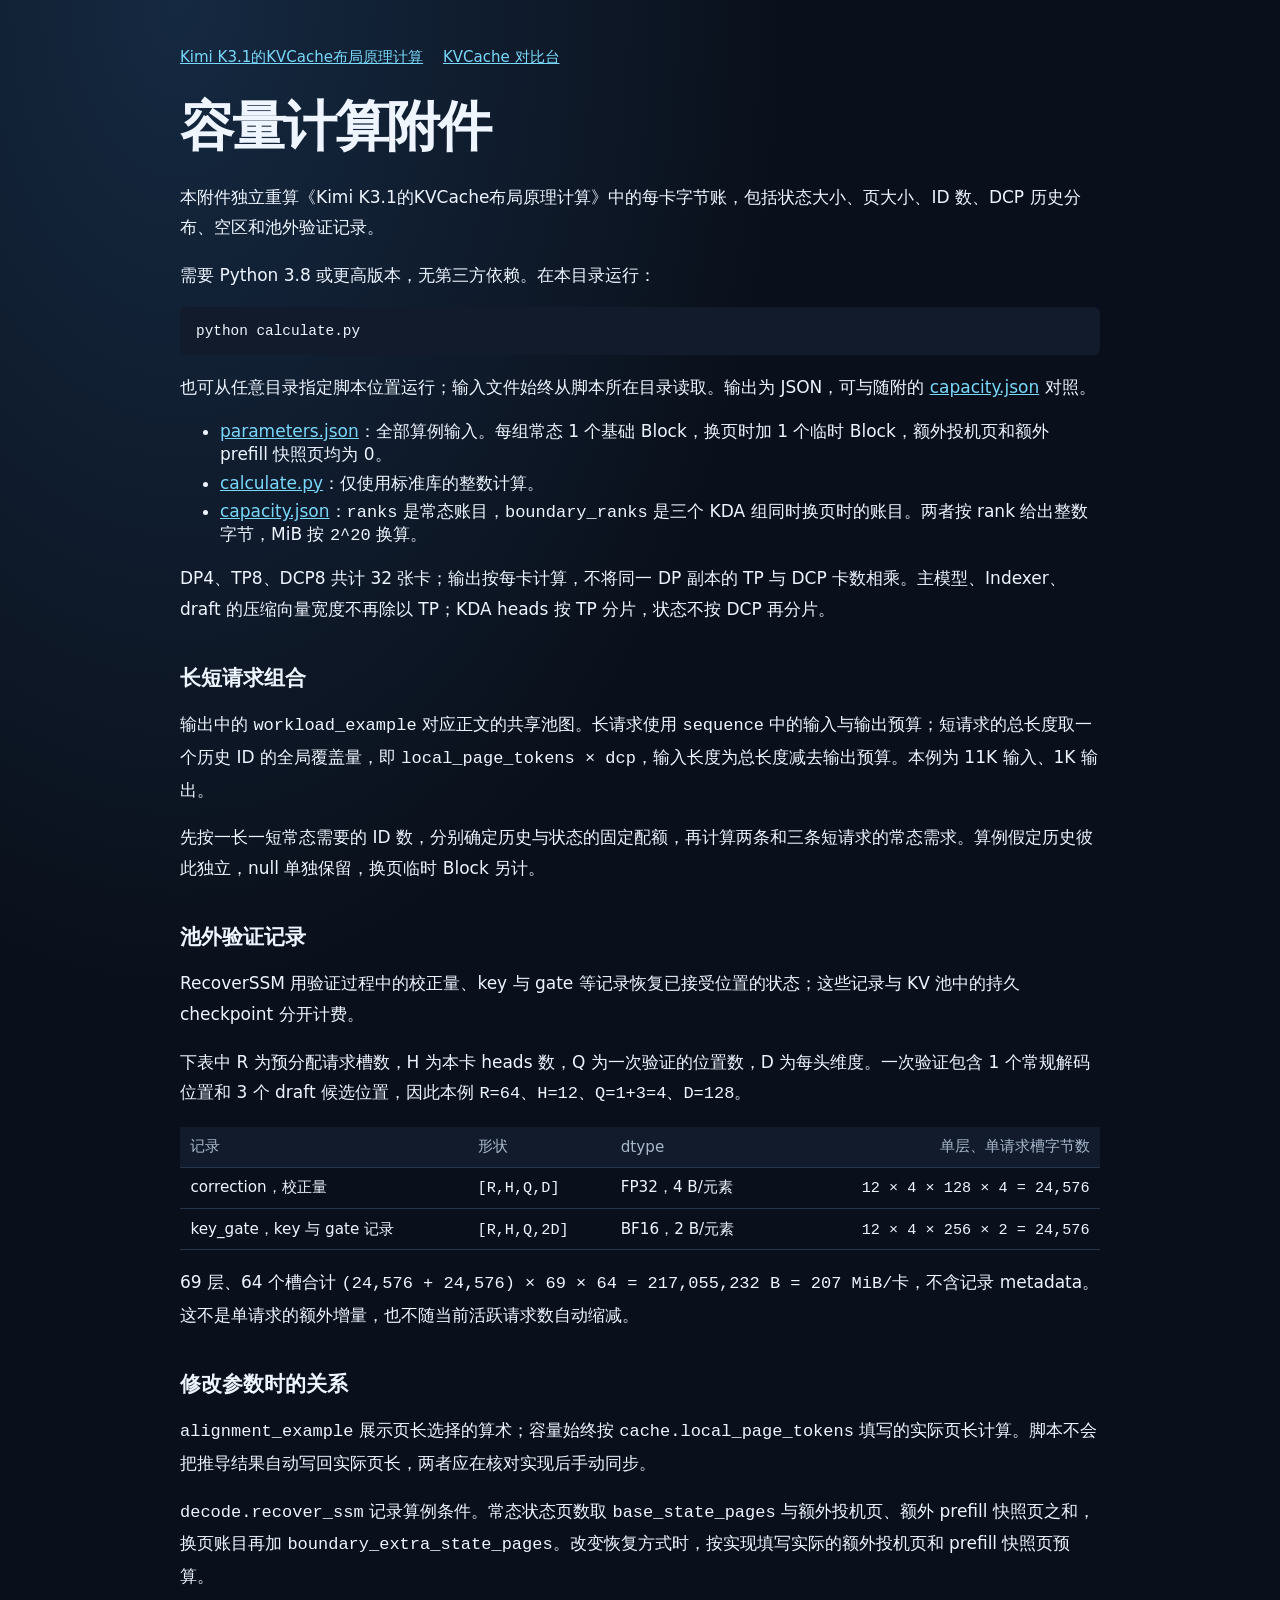
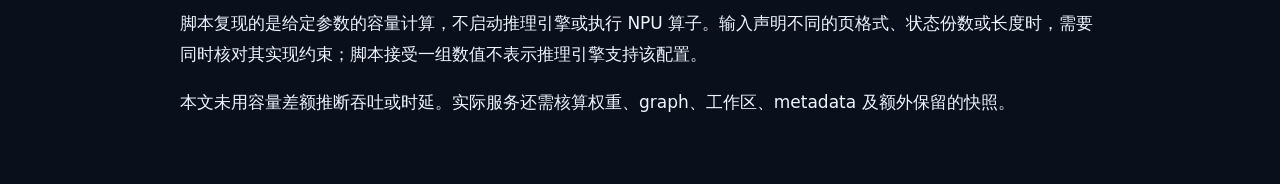
<file: lbnhc-design/public/README.html>
<!doctype html>
<html lang="zh-CN">
<head>
  <meta charset="utf-8">
  <meta name="viewport" content="width=device-width, initial-scale=1">
  <meta name="description" content="LBNHC 算例的 Python 复算脚本、输入参数和逐 rank 容量结果。">
  <title>LBNHC 容量计算附件 · KVCache 对比台</title>
  <link rel="stylesheet" href="../../style.css?v=36">
  <link rel="stylesheet" href="../../lbnhc-design/article.css?v=e03c120b27f4">
</head>
<body>
<main class="design-page">
  <nav class="design-nav" aria-label="KVCache 对比台">
    <a href="../../lbnhc.html">Kimi K3.1的KVCache布局原理计算</a>
    <a href="../../index.html">KVCache 对比台</a>
  </nav>
  <article>
<h1 id="容量计算附件">容量计算附件</h1>
<p>本附件独立重算《Kimi K3.1的KVCache布局原理计算》中的每卡字节账，包括状态大小、页大小、ID 数、DCP 历史分布、空区和池外验证记录。</p>
<p>需要 Python 3.8 或更高版本，无第三方依赖。在本目录运行：</p>
<pre><code class="language-sh">python calculate.py
</code></pre>
<p>也可从任意目录指定脚本位置运行；输入文件始终从脚本所在目录读取。输出为 JSON，可与随附的 <a href="capacity.json">capacity.json</a> 对照。</p>
<ul>
<li><a href="parameters.json">parameters.json</a>：全部算例输入。每组常态 1 个基础 Block，换页时加 1 个临时 Block，额外投机页和额外 prefill 快照页均为 0。</li>
<li><a href="calculate.py">calculate.py</a>：仅使用标准库的整数计算。</li>
<li><a href="capacity.json">capacity.json</a>：<code>ranks</code> 是常态账目，<code>boundary_ranks</code> 是三个 KDA 组同时换页时的账目。两者按 rank 给出整数字节，MiB 按 <code>2^20</code> 换算。</li>
</ul>
<p>DP4、TP8、DCP8 共计 32 张卡；输出按每卡计算，不将同一 DP 副本的 TP 与 DCP 卡数相乘。主模型、Indexer、draft 的压缩向量宽度不再除以 TP；KDA heads 按 TP 分片，状态不按 DCP 再分片。</p>
<h2 id="长短请求组合">长短请求组合</h2>
<p>输出中的 <code>workload_example</code> 对应正文的共享池图。长请求使用 <code>sequence</code> 中的输入与输出预算；短请求的总长度取一个历史 ID 的全局覆盖量，即 <code>local_page_tokens × dcp</code>，输入长度为总长度减去输出预算。本例为 11K 输入、1K 输出。</p>
<p>先按一长一短常态需要的 ID 数，分别确定历史与状态的固定配额，再计算两条和三条短请求的常态需求。算例假定历史彼此独立，null 单独保留，换页临时 Block 另计。</p>
<h2 id="池外验证记录">池外验证记录</h2>
<p>RecoverSSM 用验证过程中的校正量、key 与 gate 等记录恢复已接受位置的状态；这些记录与 KV 池中的持久 checkpoint 分开计费。</p>
<p>下表中 R 为预分配请求槽数，H 为本卡 heads 数，Q 为一次验证的位置数，D 为每头维度。一次验证包含 1 个常规解码位置和 3 个 draft 候选位置，因此本例 <code>R=64、H=12、Q=1+3=4、D=128</code>。</p>
<div class="article-table"><table>
<thead>
<tr>
<th>记录</th>
<th>形状</th>
<th>dtype</th>
<th style="text-align:right">单层、单请求槽字节数</th>
</tr>
</thead>
<tbody>
<tr>
<td>correction，校正量</td>
<td><code>[R,H,Q,D]</code></td>
<td>FP32，4 B/元素</td>
<td style="text-align:right"><code>12 × 4 × 128 × 4 = 24,576</code></td>
</tr>
<tr>
<td>key_gate，key 与 gate 记录</td>
<td><code>[R,H,Q,2D]</code></td>
<td>BF16，2 B/元素</td>
<td style="text-align:right"><code>12 × 4 × 256 × 2 = 24,576</code></td>
</tr>
</tbody>
</table></div>
<p>69 层、64 个槽合计 <code>(24,576 + 24,576) × 69 × 64 = 217,055,232 B = 207 MiB/卡</code>，不含记录 metadata。这不是单请求的额外增量，也不随当前活跃请求数自动缩减。</p>
<h2 id="修改参数时的关系">修改参数时的关系</h2>
<p><code>alignment_example</code> 展示页长选择的算术；容量始终按 <code>cache.local_page_tokens</code> 填写的实际页长计算。脚本不会把推导结果自动写回实际页长，两者应在核对实现后手动同步。</p>
<p><code>decode.recover_ssm</code> 记录算例条件。常态状态页数取 <code>base_state_pages</code> 与额外投机页、额外 prefill 快照页之和，换页账目再加 <code>boundary_extra_state_pages</code>。改变恢复方式时，按实现填写实际的额外投机页和 prefill 快照页预算。</p>
<p>脚本复现的是给定参数的容量计算，不启动推理引擎或执行 NPU 算子。输入声明不同的页格式、状态份数或长度时，需要同时核对其实现约束；脚本接受一组数值不表示推理引擎支持该配置。</p>
<p>本文未用容量差额推断吞吐或时延。实际服务还需核算权重、graph、工作区、metadata 及额外保留的快照。</p>
  </article>
</main>
</body>
</html>
</file>
<file: style.css>
:root {
  color-scheme: dark;
  --bg: #0a101b;
  --panel: #111b2b;
  --line: #26364c;
  --text: #eef5ff;
  --muted: #a8b8cc;
  --accent: #79d8fa;
  --heading-band: #172b43;
  --heading-border: #395974;
  --heading-text: #f2f8ff;
  --diagram-heading: #c8e6f8;
  --diagram-note: #9cb3ca;
  font-family: Inter,'Microsoft YaHei',system-ui,sans-serif;
  background: var(--bg);
  color: var(--text);
}

* {
  box-sizing: border-box;
}

body {
  margin: 0;
  background: radial-gradient(ellipse at 14% 0%,#152941,transparent 38rem);
}

main {
  width: min(1170px,100% - 2rem);
  margin: auto;
  padding: 3rem 0 4rem;
}

header {
  margin-bottom: 2rem;
}

h1 {
  font-size: clamp(2rem,5vw,3.4rem);
  letter-spacing: -.045em;
  margin: .55rem 0;
}

h2 {
  font-size: 1.3rem;
  margin: 0 0 .6rem;
}

.comparison-page section h2,
.tool-dialog .dialog-head h2,
#detail .dialog-head h2 {
  color: var(--heading-text);
  font-size: clamp(1.35rem, 2.2vw, 1.65rem);
  font-weight: 720;
  line-height: 1.25;
  letter-spacing: -.015em;
}

.comparison-page .settings-heading,
.comparison-page #layout-title {
  padding: .55rem .75rem;
  border-inline-start: 3px solid var(--accent);
  border-block-end: 1px solid var(--heading-border);
  border-radius: .28rem;
  background: linear-gradient(90deg, var(--heading-band), #142237);
}

.comparison-page #cache-layout h3 {
  margin: 1.4rem 0 .7rem;
  padding-inline-start: .6rem;
  border-inline-start: 2px solid #6088a5;
  color: var(--diagram-heading);
  font-size: 1.12rem;
  font-weight: 680;
  line-height: 1.4;
}

section {
  padding: 1.25rem 1.4rem;
  border: 1px solid var(--line);
  background: var(--panel);
  border-radius: 1rem;
  margin-top: 1rem;
}

p {
  line-height: 1.55;
}

.caption {
  color: var(--muted);
  font-size: .9rem;
  margin: .5rem 0 .85rem;
}

.layout-intro {
  margin-bottom: .25rem;
}

.settings {
  display: grid;
  grid-template-columns: repeat(5,minmax(0,1fr));
  gap: .8rem;
  margin: 1rem 0;
}

.settings label {
  display: grid;
  gap: .4rem;
  min-width: 0;
  font-size: .9rem;
  color: var(--muted);
}

.settings select {
  width: 100%;
  min-width: 0;
}

.settings label[hidden] {
  display: none;
}

.block-setting {
  display: grid;
  align-content: start;
  gap: .45rem;
  min-width: 0;
}

.block-setting input[type="number"] {
  width: 100%;
}

.custom-parallel {
  min-inline-size: 0;
  margin: 0 0 .8rem;
  padding: .6rem .75rem;
  border: 1px solid var(--line);
  border-radius: .55rem;
}

.custom-parallel legend {
  font-weight: 650;
  padding: 0 .25rem;
}

.custom-parallel-fields {
  display: grid;
  grid-template-columns: repeat(4,minmax(0,1fr));
  gap: .65rem;
  max-width: 36rem;
}

.custom-parallel-fields label {
  display: grid;
  gap: .3rem;
  min-width: 0;
  color: var(--muted);
  font-size: .9rem;
}

.custom-parallel-fields :is(select, input[type="number"]) {
  min-width: 0;
  width: 100%;
}

.custom-parallel .caption {
  margin-bottom: 0;
}

.custom-actions {
  display: flex;
  align-items: center;
  flex-wrap: wrap;
  gap: .45rem;
  margin-top: .6rem;
  font-size: .875rem;
}

.custom-actions button:disabled {
  opacity: .5;
  cursor: default;
}

#parallel-link-fallback {
  margin-top: .5rem;
  color: var(--muted);
}

#parallel-link-url {
  display: block;
  width: 100%;
  padding: .4rem;
  color: var(--text);
  background: var(--panel);
  border: 1px solid var(--line);
}

button,select {
  font: inherit;
  color: var(--text);
  background: #14253a;
  border: 1px solid #40536d;
  border-radius: .45rem;
  padding: .4rem .65rem;
}

button {
  cursor: pointer;
}

button:hover,select:hover {
  border-color: var(--accent);
}

:focus-visible {
  outline: 2px solid var(--accent);
  outline-offset: 3px;
}

input {
  accent-color: #65ccee;
}

select:disabled {
  opacity: .5;
}

.settings-heading {
  display: flex;
  align-items: center;
  justify-content: space-between;
  gap: .65rem;
}

.settings-heading h2 {
  margin: 0;
}

.option-groups {
  display: grid;
  grid-template-columns: minmax(0, .8fr) minmax(0, 1.35fr) minmax(0, 1.65fr);
  gap: .8rem;
}

.option-groups > fieldset {
  display: grid;
  align-items: center;
  min-inline-size: 0;
  margin: 0;
  padding: .6rem .75rem .8rem;
  border: 1px solid var(--line);
  border-radius: .55rem;
}

.option-groups > fieldset > legend {
  color: var(--text);
  margin-inline: auto;
  padding: 0 .25rem;
  font-size: 1rem;
  font-weight: 700;
}

.option-fields {
  display: flex;
  flex-wrap: wrap;
  justify-content: center;
  align-items: end;
  gap: .65rem .8rem;
  font-size: .9rem;
}

.option-fields label {
  display: grid;
  gap: .3rem;
  color: var(--muted);
  text-align: center;
}

.option-fields label[hidden] {
  display: none;
}

.option-toggle {
  display: flex;
  align-items: center;
  min-height: 2rem;
  color: var(--text);
}

.option-groups > .draft-settings {
  align-content: center;
  gap: .55rem;
  text-align: center;
}

.draft-heading {
  display: flex;
  align-items: center;
  justify-content: center;
  flex-wrap: wrap;
  gap: .3rem .65rem;
}

.draft-format {
  color: var(--muted);
  font-size: .85rem;
  font-variant-numeric: tabular-nums;
}

#draft-fields {
  min-width: 0;
}

.draft-kind {
  min-width: 0;
  margin: 0 0 .65rem;
  padding: 0;
  border: 0;
}

.draft-kind legend,
.draft-parameters label,
.draft-static {
  color: var(--muted);
  font-size: .85rem;
}

.draft-kind legend {
  padding: 0;
  margin: 0 auto .3rem;
}

.draft-kind-options,
.draft-parameters {
  display: grid;
  grid-template-columns: repeat(2,minmax(0,1fr));
  gap: .45rem;
}

.draft-kind-options label {
  display: flex;
  cursor: pointer;
  align-items: center;
  justify-content: center;
  gap: .38rem;
  min-height: 2.3rem;
  padding: .2rem .45rem;
  border: 1px solid #40536d;
  border-radius: .45rem;
  background: #14253a;
}

.draft-kind-options input {
  margin: 0;
}

.draft-kind-options label:has(input:checked) {
  border-color: var(--accent);
  color: var(--accent);
  background: #18354c;
}

.draft-kind-options label:has(input:focus-visible) {
  outline: 2px solid var(--accent);
  outline-offset: 2px;
}

.draft-parameters label,
.draft-static {
  display: grid;
  align-content: end;
  gap: .3rem;
  min-width: 0;
}

.draft-parameters code {
  font-size: .75rem;
}

.draft-parameters select,
.fixed-value {
  min-height: 2.15rem;
  width: 100%;
}

.draft-parameters select {
  text-align: center;
  text-align-last: center;
}

.fixed-value {
  align-content: center;
  padding: .38rem .65rem;
  color: var(--text);
  border: 1px solid var(--line);
  border-radius: .45rem;
}

.draft-parameters [hidden] {
  display: none;
}

.draft-note {
  color: var(--muted);
  font-size: .85rem;
  margin: .55rem 0 0;
}

.scroll {
  overflow-x: auto;
}

table {
  width: 100%;
  border-collapse: collapse;
  white-space: nowrap;
  font-size: .9rem;
  font-variant-numeric: tabular-nums;
}

th,td {
  padding: .54rem .65rem;
  border-bottom: 1px solid var(--line);
}

thead th {
  font-weight: 500;
  color: var(--muted);
  background: #0e1827;
}

.results-table {
  display: grid;
  grid-template-columns: minmax(0,1.25fr) repeat(var(--result-count,5),minmax(0,1fr));
  min-width: 36rem;
}

.results-table :is(thead, tbody) {
  display: contents;
}

.results-table tr {
  display: grid;
  grid-template-rows: repeat(2,2.65rem);
}

.results-table th, .results-table td {
  display: grid;
  place-items: center;
  text-align: center;
  padding: .45rem .35rem;
}

.results-table tbody th {
  background: #0e1827;
}

.results-table .value, .results-table .length {
  display: block;
  width: 100%;
  padding: .2rem;
  text-align: center;
}

.results-table .selected-length {
  background: #152d42;
}

.results-table th.selected-length {
  box-shadow: inset 0 2px var(--accent);
}

.results-table .length {
  width: fit-content;
  min-width: 4.6rem;
  max-width: 100%;
  margin-inline: auto;
  padding-inline: .4rem;
  border: 1px solid #40536d;
  border-radius: 999px;
  background: #14253a;
}

.results-table .length:hover,
.results-table .length[aria-pressed="true"] {
  border-color: var(--accent);
  color: var(--accent);
}

.results-table .length small {
  color: var(--muted);
  font-weight: 400;
  margin-inline-start: .25rem;
}

.request-fields, .capacity-totals {
  display: grid;
  grid-template-columns: repeat(2,minmax(0,1fr));
  gap: .65rem;
  margin: .75rem 0;
  max-width: 34rem;
}

.request-fields label {
  display: grid;
  gap: .3rem;
  min-width: 0;
  color: var(--muted);
  font-size: .9rem;
}

.request-fields input[type="number"] {
  width: 100%;
}

.capacity-fields, .capacity-totals {
  grid-template-columns: repeat(3,minmax(0,1fr));
  max-width: 48rem;
}

#capacity-result {
  padding: .45rem 0 .6rem;
}

.capacity-totals > div {
  display: grid;
  gap: .25rem;
  padding: .6rem;
  border: 1px solid var(--line);
  border-radius: .5rem;
}

.capacity-totals strong {
  color: var(--accent);
}

.value,.length {
  background: transparent;
  border-color: transparent;
  font-weight: 650;
}

.value {
  color: var(--accent);
  text-decoration: underline;
  text-underline-offset: .2em;
}

.option-help {
  flex-basis: 100%;
  text-align: center;
  color: var(--muted);
  line-height: 1.4;
}

.allocation-formula,
.block-path,
.space-guide {
  display: grid;
  align-items: stretch;
  gap: .55rem;
  margin: .75rem 0;
}

.allocation-formula {
  grid-template-columns: minmax(0,1fr) auto minmax(0,2fr) auto minmax(0,.85fr);
  align-items: center;
  padding: .7rem .85rem;
  border: 1px solid var(--line);
  border-radius: .55rem;
  background: #0d1726;
  font-variant-numeric: tabular-nums;
}

.allocation-formula small,
.block-path small,
.space-guide small {
  display: block;
  margin-top: .16rem;
  color: var(--muted);
  line-height: 1.4;
}

.formula-total {
  color: var(--accent);
}

.block-path, .space-guide {
  grid-template-columns: repeat(3,minmax(0,1fr));
}

.block-path {
  gap: 1.5rem;
}

.block-path > div {
  position: relative;
}

@media (min-width:641px) {
  .block-path > div + div::before {
    content: "→";
    position: absolute;
    left: -1.15rem;
    top: calc(50% - .65em);
    color: var(--muted);
  }
}

.block-path > div, .space-guide > div {
  display: grid;
  gap: .1rem;
  padding: .65rem .8rem;
  border: 1px solid var(--line);
  border-radius: .5rem;
  font-variant-numeric: tabular-nums;
}

.block-path strong {
  color: var(--accent);
  font-size: 1.16rem;
}

.block-path > div > small:first-child,
.space-guide > div > small:first-child,
.capacity-totals > div > small {
  color: var(--diagram-heading);
  font-weight: 650;
  line-height: 1.4;
}

.space-guide > div:nth-child(1) { border-inline-start: 3px solid var(--accent); }
.space-guide > div:nth-child(2) { border-inline-start: 3px solid #7fae9d; }
.space-guide > div:nth-child(3) { border-inline-start: 3px solid #a8b8cc; }

input[type="number"] {
  width: 5.6rem;
  padding: .35rem .45rem;
  border: 1px solid #40536d;
  border-radius: .45rem;
  background: #0d1828;
  color: var(--text);
  font: inherit;
}

.block-search {
  display: flex;
  align-items: center;
  flex-wrap: wrap;
  gap: .35rem;
}

.mla-block-lookup {
  justify-content: space-between;
}

.visual-gap {
  display: grid;
  place-items: center;
  width: 1rem;
  color: var(--muted);
}

.trace-steps {
  display: grid;
  grid-template-columns: repeat(3,minmax(0,1fr));
  gap: .9rem;
  padding-inline-start: 1.4rem;
}

.trace-steps li, .trace-state {
  border: 1px solid var(--line);
  border-radius: .55rem;
  padding: .6rem .8rem;
  background: #0d1726;
}

.trace-steps p {
  margin: .4rem 0;
}

details {
  border-top: 1px solid var(--line);
  padding: .75rem 0;
}

summary {
  cursor: pointer;
}

#cache-layout details > summary,
.tool-dialog details > summary {
  color: var(--diagram-heading);
  font-size: .975rem;
  font-weight: 650;
  line-height: 1.45;
}

#cache-layout details > summary::marker,
.tool-dialog details > summary::marker {
  color: #83abc7;
}

li {
  margin-bottom: .35rem;
}

ol li {
  line-height: 1.65;
}

a {
  color: var(--accent);
}

.sources {
  display: flex;
  gap: 1rem;
  flex-wrap: wrap;
}

dialog {
  width: min(680px,100% - 2rem);
  max-height: 85vh;
  color: var(--text);
  background: var(--panel);
  border: 1px solid #40536d;
  border-radius: .9rem;
  padding: 1.15rem 1.4rem;
}

dialog::backdrop {
  background: #050811b9;
}

.dialog-head {
  display: flex;
  align-items: start;
  justify-content: space-between;
  gap: .75rem;
}

.tool-launcher, .tool-buttons {
  display: flex;
  align-items: center;
  flex-wrap: wrap;
  gap: .65rem 1rem;
}

.tool-launcher {
  justify-content: space-between;
  background: var(--heading-band);
  border-color: var(--heading-border);
}

.tool-launcher h2 {
  margin: 0;
}

#analysis-request {
  color: var(--muted);
  margin: .3rem 0 0;
  font-size: .9rem;
}

.tool-dialog {
  width: min(880px,100% - 2rem);
}

.tool-dialog .request-controls {
  margin-top: .75rem;
}

.tool-dialog .tool-layout-link {
  margin-top: .7rem;
  color: var(--accent);
}

.tool-dialog .tool-layout-link:disabled {
  opacity: .5;
  cursor: default;
}

#capacity-length {
  width: 100%;
}

.visual-block-nav {
  display: flex;
  flex-wrap: wrap;
  gap: .4rem;
  margin-bottom: .65rem;
}

.mla-block-lookup, .physical-block-order {
  display: flex;
  align-items: center;
  flex-wrap: wrap;
  gap: .25rem .6rem;
  font-size: .9rem;
  color: var(--muted);
}

.mla-block-lookup strong, .physical-block-order strong {
  color: var(--accent);
}

.physical-block-order {
  padding: .5rem .6rem;
  margin-bottom: .55rem;
  border: 1px solid var(--line);
  border-radius: .45rem;
  background: #0d1726;
}

.visual-block-nav button {
  font-size: .85rem;
}

.visual-block-nav span, .visual-block-map small {
  color: var(--muted);
}

.visual-block-scroll {
  border: 1px solid var(--line);
  border-radius: .55rem;
}

.visual-block-map {
  width: max-content;
  border-collapse: separate;
  border-spacing: 0;
}

.visual-block-map th, .visual-block-map td {
  padding: .42rem .55rem;
  border-right: 1px solid var(--line);
  text-align: left;
  background: #0d1726;
}

.visual-block-map thead th, .visual-block-map tbody:nth-of-type(even) > tr > * {
  background: #142137;
}

.visual-block-map :is(thead, tbody) > tr > .visual-column-selected {
  background: #20364c;
}

.visual-block-map th:first-child {
  position: sticky;
  left: 0;
  z-index: 1;
}

.visual-block-map small {
  display: block;
  font-weight: 400;
  margin-bottom: .25rem;
}

.visual-block-strip {
  display: flex;
  gap: .2rem;
}

.visual-block {
  display: grid;
  place-items: center;
  width: 2.25rem;
  height: 1.7rem;
  border: 1px solid #ffffff33;
  border-radius: .25rem;
  font: .75rem ui-monospace, monospace;
}

.visual-block-id {
  padding: 0;
  background: #111e31;
  color: var(--muted);
}

.visual-block-id[aria-pressed="true"], .visual-block[data-matched], .visual-block.physical-order-focus {
  color: #effbff;
  background: #265d76;
  border-color: var(--accent);
  font-weight: 700;
}

.visual-block.draft {
  background: #47365b;
  color: #f6e5ff;
}

.visual-block[data-matched] {
  outline: 2px solid var(--accent);
  outline-offset: -2px;
}

.visual-block.speculative {
  border-style: dashed;
  border-color: #7fae9d;
}

.visual-block-detail {
  margin-top: .85rem;
}

.visual-block-detail .block-zoom {
  margin-top: .55rem;
}

@media (max-width: 480px) {
  .visual-block-map th[scope="row"] small {
    max-width: 6.5rem;
    white-space: normal;
  }
}

.breakdown summary {
  display: flex;
  align-items: baseline;
  gap: .55rem;
}

.breakdown summary::before {
  content: '';
  flex: none;
  border: .27em solid transparent;
  border-right: 0;
  border-left-color: var(--muted);
}

.breakdown[open] summary::before {
  transform: rotate(90deg);
}

.breakdown summary strong {
  margin-inline-start: auto;
  white-space: nowrap;
  font-variant-numeric: tabular-nums;
  color: var(--accent);
}

.breakdown p {
  margin: .7rem 0 .3rem;
  overflow-wrap: anywhere;
}

.tags span {
  display: inline-block;
  border: 1px solid var(--line);
  padding: .1rem .35rem;
  margin-right: .3rem;
  border-radius: .25rem;
  color: var(--muted);
  font-size: .875rem;
}

@media(max-width:720px) {
  main {
    padding-top: 1.75rem;
  }
  section {
    padding: 1rem;
  }
  .settings {
    grid-template-columns: repeat(2,minmax(0,1fr));
  }
  .option-groups {
    grid-template-columns: 1fr;
  }
  .allocation-formula {
    grid-template-columns: auto minmax(0,1fr);
    gap: .35rem .5rem;
  }
  .allocation-formula > div:first-child {
    grid-column: 2;
  }
  .allocation-formula > span {
    line-height: .9;
    color: var(--muted);
  }
  .trace-steps {
    grid-template-columns: 1fr;
  }
}

@media(max-width:640px) {
  .custom-parallel-fields {
    grid-template-columns: repeat(2,minmax(0,1fr));
  }
  .capacity-fields, .capacity-totals {
    grid-template-columns: 1fr;
  }
  .results-table {
    grid-template-columns: 1fr;
    min-width: 0;
  }
  .results-table tr {
    grid-template: 2.65rem / repeat(2,minmax(0,1fr));
  }
  .results-table :is(th,td) {
    padding: .3rem .2rem;
  }
  .results-table th.selected-length {
    box-shadow: inset 3px 0 var(--accent);
  }
  .block-path, .space-guide {
    grid-template-columns: 1fr;
    gap: .35rem;
  }
  .block-path > div, .space-guide > div {
    grid-template-columns: minmax(0,1fr) auto;
    align-items: baseline;
  }
  .block-path small:last-child:not(:first-child), .space-guide small:last-child {
    grid-column: 1 / -1;
  }
}

@media(max-width:340px) {
  .settings {
    grid-template-columns: 1fr;
  }
}

.pool-map caption {
  text-align: left;
  color: var(--muted);
  font-size: .9rem;
  margin-bottom: .5rem;
}

.pool-map td,.pool-map th {
  text-align: left;
}

.pool-map th:not(:first-child), .pool-map td:not([colspan]) {
  text-align: center;
  vertical-align: middle;
}

.axis-key {
  display: grid;
  gap: .35rem;
  margin-bottom: .85rem;
  color: var(--muted);
  background: #0d1828;
  border: 1px solid var(--line);
  border-radius: .5rem;
  padding: .7rem .85rem;
}

.axis-key strong {
  color: var(--accent);
}

.pool-map td {
  border-right: 2px solid var(--panel);
}

.mla {
  background: #1b405a;
  color: #d4f3ff;
}

.kda {
  background: #205046;
  color: #dbfff2;
}

.indexer, .draft {
  background: #2b365c;
  color: #e3eaff;
}

.empty {
  color: var(--muted);
  background: repeating-linear-gradient(135deg, #162235 0 5px, #1c2a3e 5px 7px);
}

.block-marks {
  display: flex;
  gap: .2rem;
  align-items: center;
  justify-content: center;
  color: #65ccaf;
  min-height: 1rem;
}

.pool-map thead th:nth-child(2) .block-marks {
  color: var(--accent);
}

.block-marks i {
  width: .42rem;
  height: .57rem;
  background: currentColor;
  border-radius: .1rem;
}

.layout-toggle {
  color: var(--accent);
  font-size: .875rem;
  background: #142c42;
  margin: .25rem 0;
}

.slot-collapse {
  padding: .08rem .38rem;
  margin-left: .55rem;
  border-color: transparent;
  background: transparent;
  color: var(--accent);
  font-size: .875rem;
  font-weight: 400;
}

.explanation-toggle {
  color: var(--accent);
  padding: 0;
  border: 0;
  background: transparent;
  font-weight: 700;
  font-variant-numeric: tabular-nums;
  text-decoration: underline;
  text-underline-offset: .2em;
  white-space: nowrap;
}

.inline-explanation {
  border-inline-start: 2px solid var(--accent);
  padding-inline-start: .7rem;
}

.block-token-track {
  display: grid;
  height: .65rem;
  border-radius: .25rem;
  overflow: hidden;
  background: #0a1423;
}

.block-token-track span:first-child {
  background: #4facca;
}

.block-token-track span:last-child {
  background: repeating-linear-gradient(135deg,#162235 0 5px,#314258 5px 7px);
}

.block-zoom {
  padding: .85rem;
  border: 1px solid #406383;
  border-radius: .5rem;
  background: #0d1b2c;
}

.block-zoom > div > strong + span {
  display: inline-block;
  color: var(--muted);
  margin-left: .7rem;
}

.block-zoom p {
  margin: .35rem 0 0;
}

.byte-scale {
  display: flex;
  justify-content: space-between;
  margin-top: .8rem;
  padding-bottom: .25rem;
  border-bottom: 1px solid #53718e;
  color: var(--muted);
  font-variant-numeric: tabular-nums;
  font-size: .875rem;
}

.byte-label {
  display: flex;
  flex-wrap: wrap;
  align-items: baseline;
  gap: .2rem .65rem;
  margin: .7rem 0 .35rem;
  padding: .35rem .5rem;
  border-radius: .25rem;
  background: #162a40;
}

.byte-label > strong {
  color: var(--diagram-heading);
  font-weight: 680;
}

.block-zoom .byte-label > strong + span {
  color: var(--diagram-note);
  margin-inline-start: 0;
  font-size: .875rem;
}

.byte-track {
  display: grid;
  border-radius: .3rem;
  overflow: hidden;
}

.byte-segment {
  min-width: 0;
  height: 2rem;
  padding: 0;
  border: 0;
  border-radius: 0;
  box-shadow: inset -1px 0 #0d1b2c;
  font-variant-numeric: tabular-nums;
}

.byte-segment:hover, .byte-segment:focus-visible {
  outline: 2px solid var(--accent);
  outline-offset: -2px;
}

.conv {
  background: #3f8a7b;
}

.byte-legend {
  display: flex;
  flex-wrap: wrap;
  gap: .25rem .85rem;
  margin-top: .45rem;
  color: var(--muted);
}

.byte-legend i {
  display: inline-block;
  width: .65rem;
  height: .65rem;
  border: 1px solid #53718e;
  margin-right: .35rem;
}

.byte-legend button {
  font-size: .85rem;
  min-height: 2rem;
}

.side-page {
  margin-top: .8rem;
  border-top: 1px solid var(--line);
}

.side-page .byte-scale {
  margin-top: .3rem;
}
</file>
<file: lbnhc-design/article.css>
.design-page {
  width: min(920px, 100% - 2rem);
  font-size: 1.0625rem;
  padding-top: clamp(1.5rem, 4vw, 3rem);
}

.design-nav {
  display: flex;
  flex-wrap: wrap;
  gap: .5rem 1.25rem;
  margin-bottom: 1.5rem;
  font-size: .9375rem;
}

.design-page article > h1 { margin-bottom: 1.1rem; text-wrap: balance; }
.design-page article > h2 { margin: 2.5rem 0 .85rem; }
.design-page article > h3 { margin: 1.75rem 0 .5rem; }
.design-page p { line-height: 1.8; }
.design-page img { display: block; max-width: 100%; height: auto; margin: 1.5rem auto; border-radius: .4rem; outline: 1px solid var(--line); }
.design-page .article-table { overflow-x: auto; }
.design-page table { width: 100%; border-collapse: collapse; font-size: .95rem; }
.design-page th, .design-page td { padding: .6rem .65rem; border-bottom: 1px solid var(--line); text-align: left; }
.design-page th { background: var(--panel); }
.design-page pre { overflow-x: auto; padding: 1rem; border-radius: .4rem; background: var(--panel); font-size: .9rem; }
.design-page code { overflow-wrap: anywhere; }
.design-page pre code { overflow-wrap: normal; }
.design-page hr { border: 0; border-top: 1px solid var(--line); margin: 2rem 0; }

@media (max-width: 520px) {
  .design-page th, .design-page td { padding: .5rem .4rem; }
}
</file>
